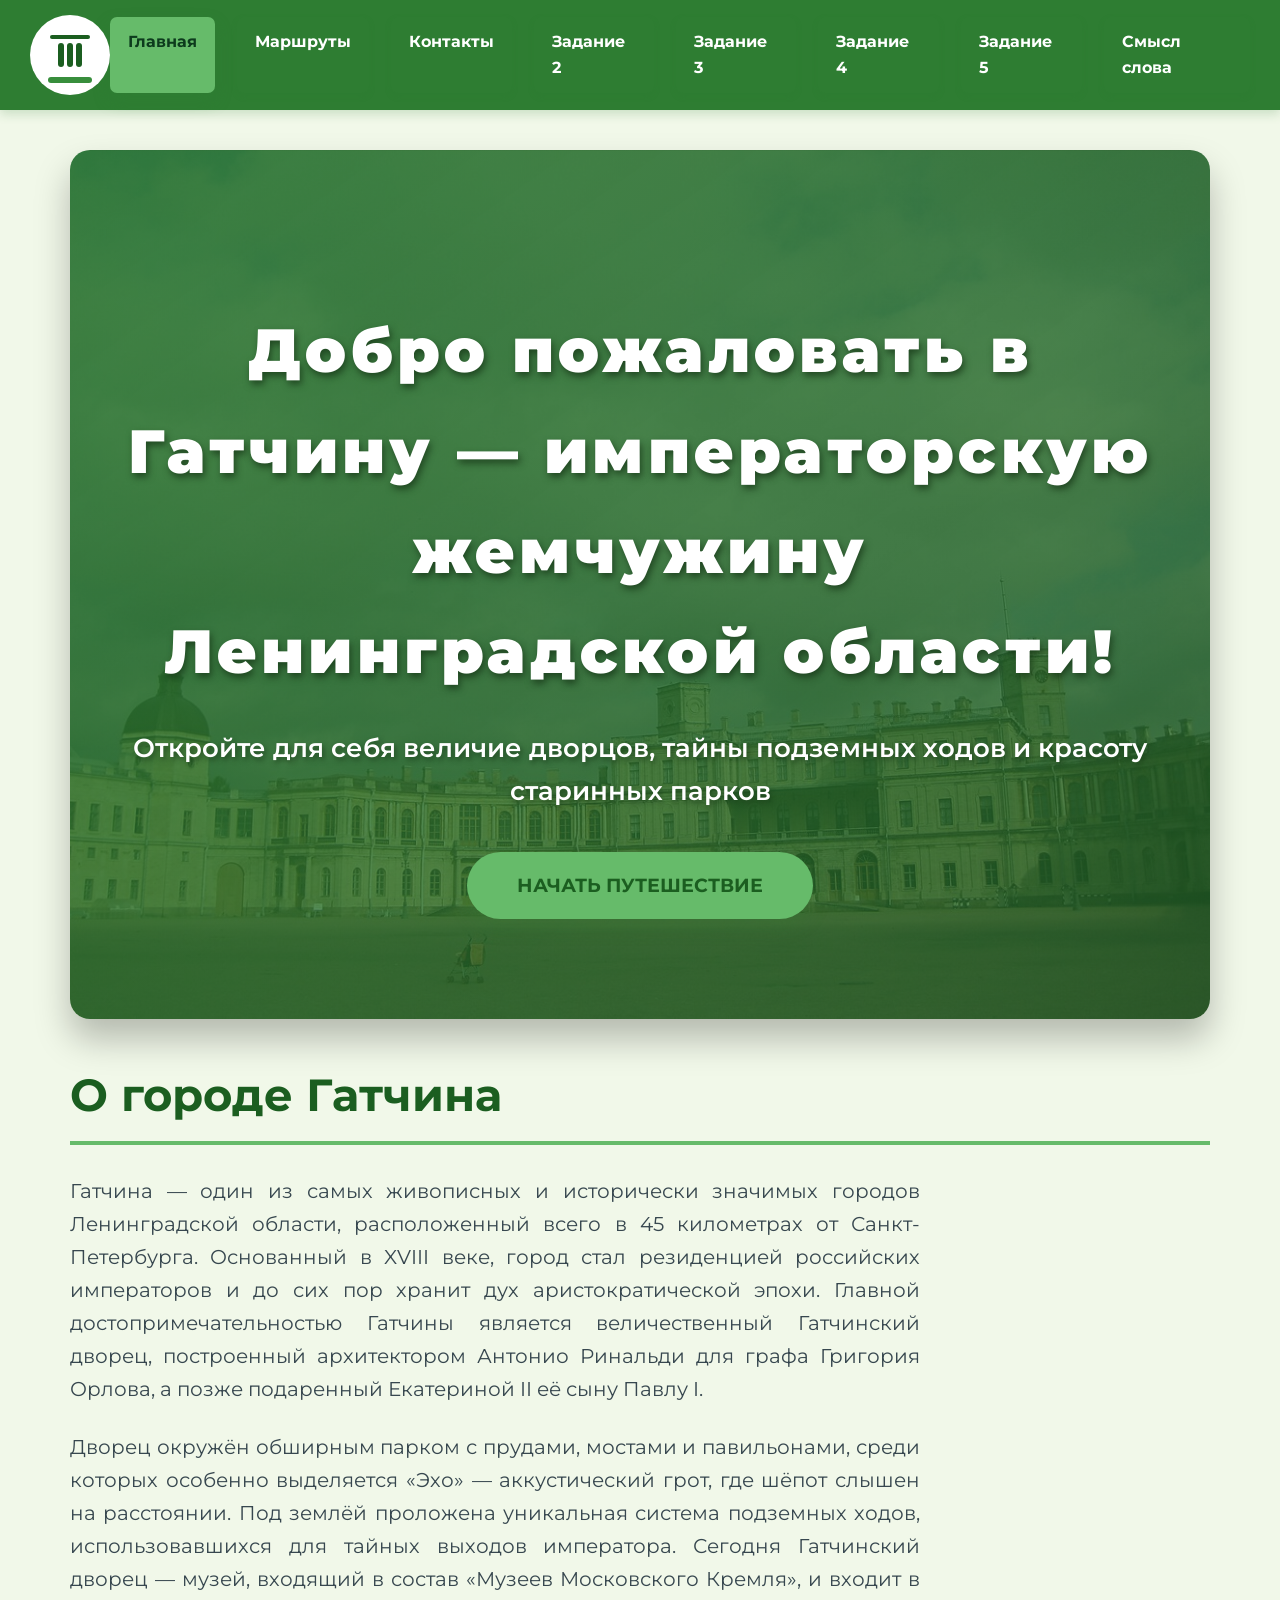
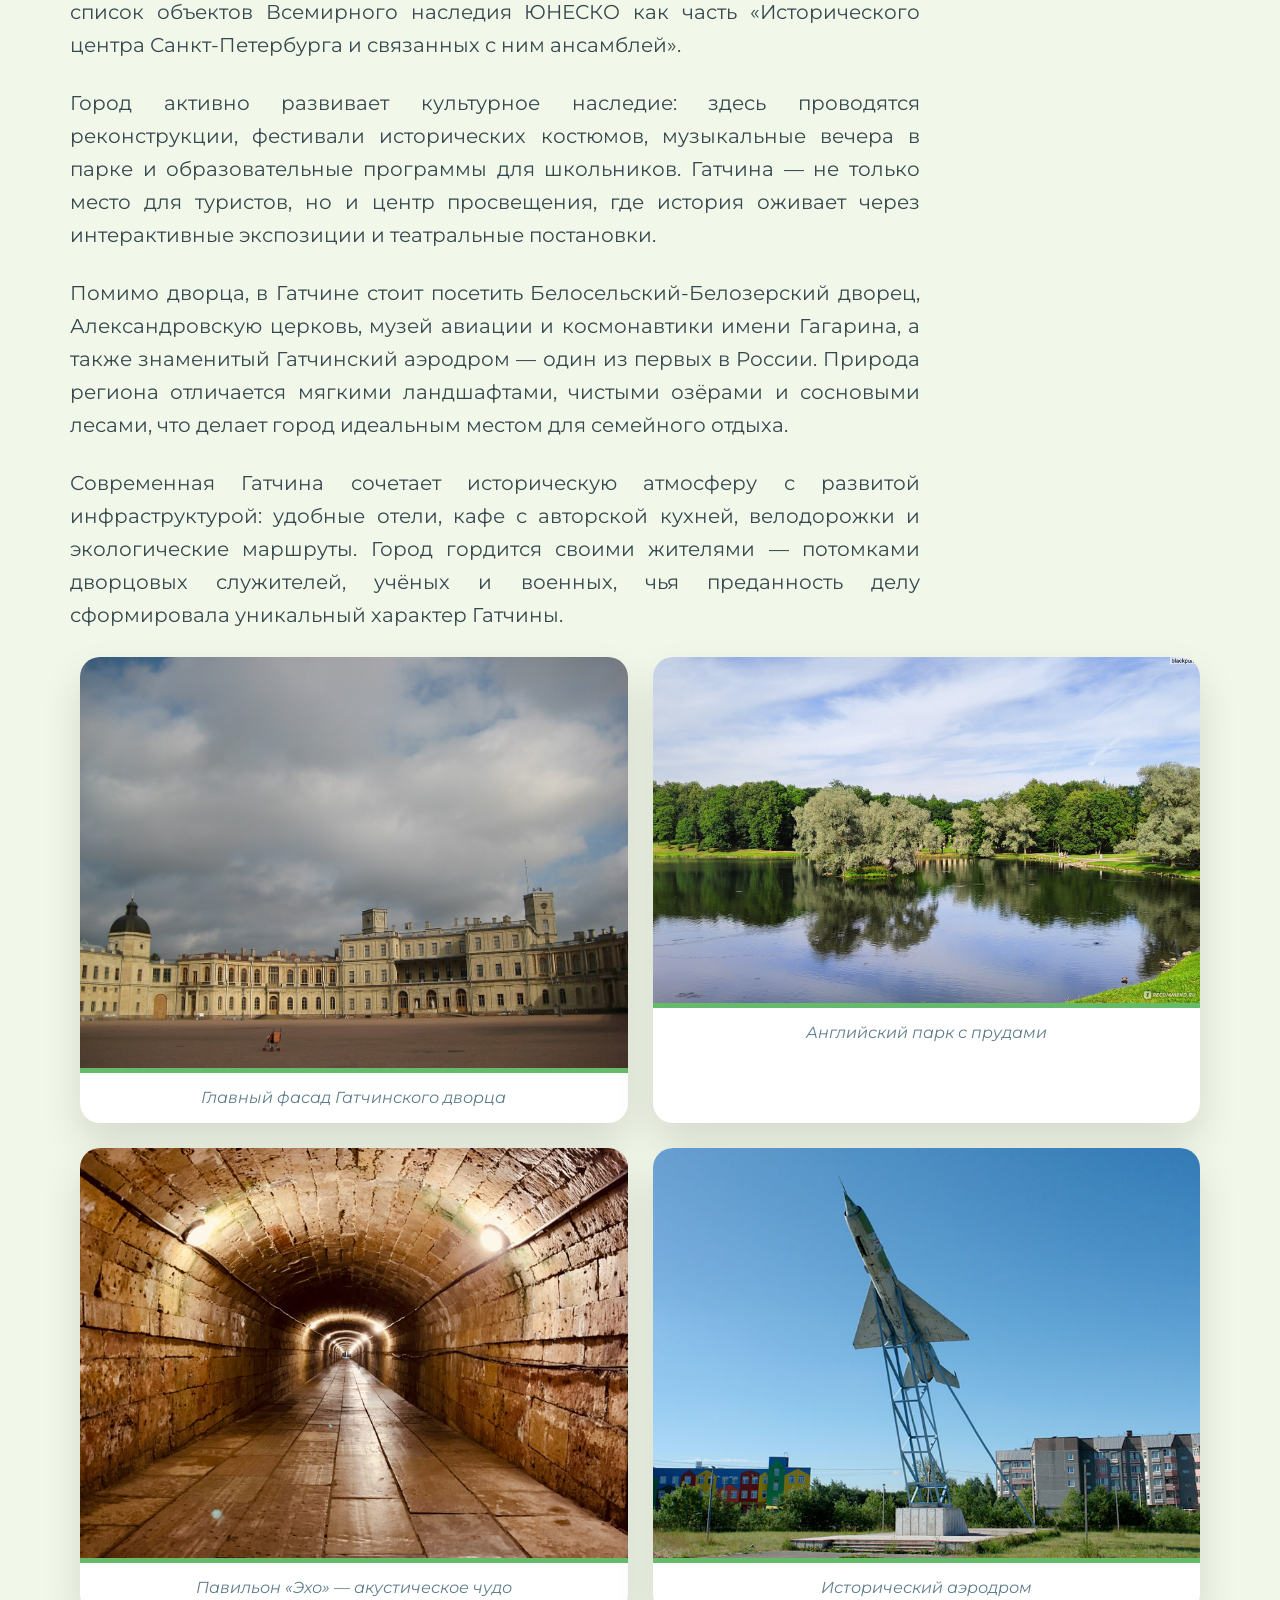
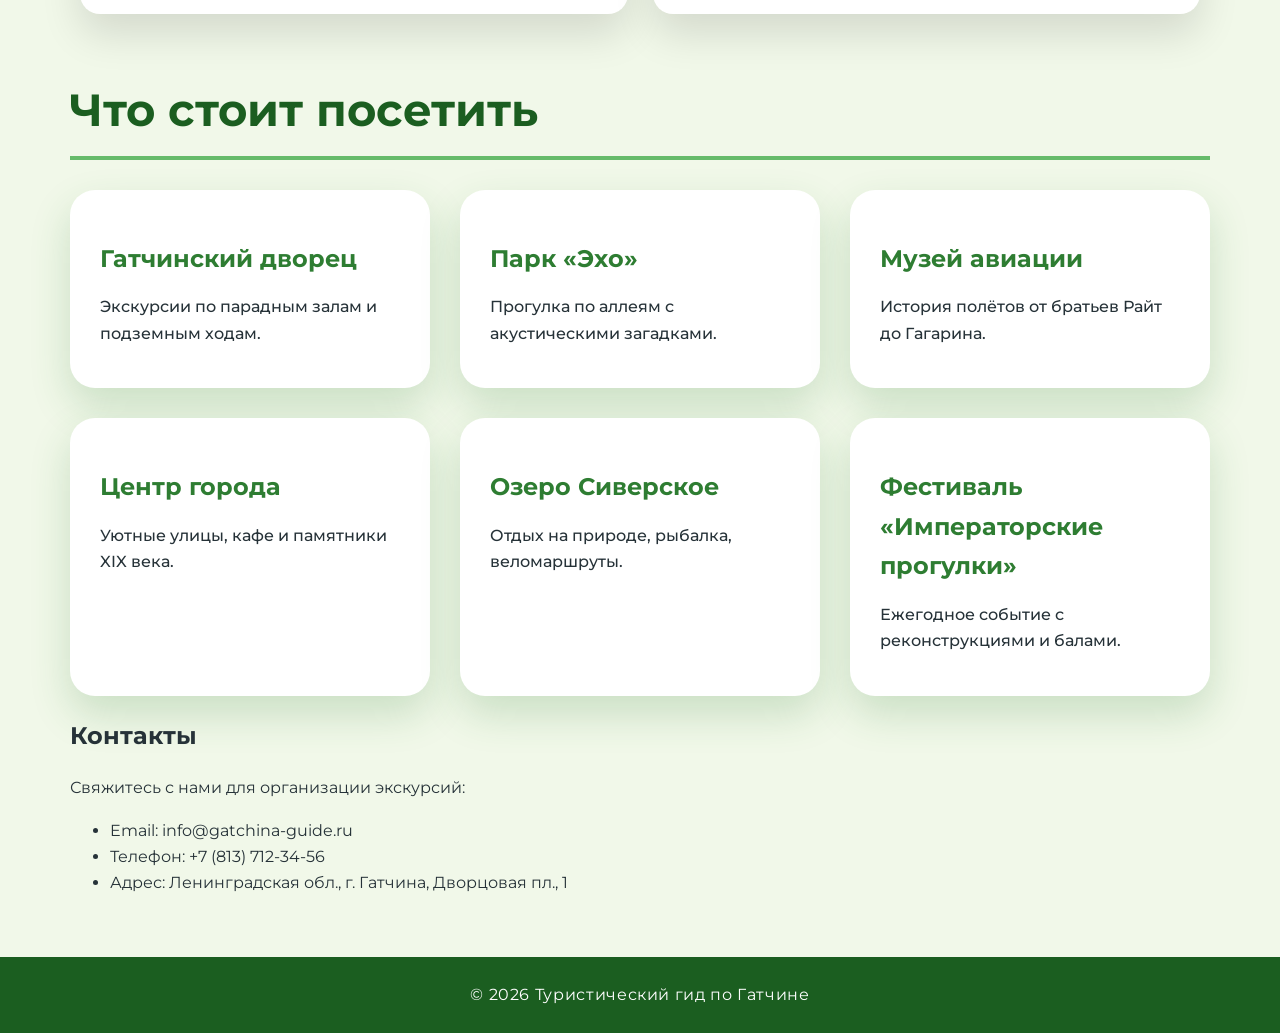
<file: index.html>
<!DOCTYPE html>
<html lang="ru">
<head>
  <meta charset="UTF-8" />
  <meta name="viewport" content="width=device-width, initial-scale=1.0" />
  <title>Туристический гид по Гатчине</title>
  <link href="https://fonts.googleapis.com/css2?family=Montserrat:wght@400;700&display=swap" rel="stylesheet" />
  <link rel="stylesheet" href="style.css" />
</head>
<body>
  <header>
    <div class="logo" aria-label="Логотип — Гатчинский дворец">
      <div class="column left"></div>
      <div class="column center"></div>
      <div class="column right"></div>
      <div class="roof"></div>
      <div class="park"></div>
    </div>
    <nav>
      <a href="index.html" class="active">Главная</a>
      <a href="#attractions">Маршруты</a>
      <a href="#contacts">Контакты</a>
      <a href="zadanie1/index.html">Задание 2</a>
      <a href="zadanie2/index.html">Задание 3</a>
      <a href="zadanie3/index.html">Задание 4</a>
      <a href="zadanie4/index.html">Задание 5</a>
      <a href="Game_Kostin_SmyslSlova/index.html">Смысл слова</a>
    </nav>
  </header>
  <main>
    <section class="hero">
      <h1>Добро пожаловать в Гатчину — императорскую жемчужину Ленинградской области!</h1>
      <p>Откройте для себя величие дворцов, тайны подземных ходов и красоту старинных парков</p>
      <a href="#attractions" class="btn-primary">Начать путешествие</a>
    </section>
    <section class="intro-text">
      <h2>О городе Гатчина</h2>
      <p>Гатчина — один из самых живописных и исторически значимых городов Ленинградской области, расположенный всего в 45 километрах от Санкт-Петербурга. Основанный в XVIII веке, город стал резиденцией российских императоров и до сих пор хранит дух аристократической эпохи. Главной достопримечательностью Гатчины является величественный Гатчинский дворец, построенный архитектором Антонио Ринальди для графа Григория Орлова, а позже подаренный Екатериной II её сыну Павлу I.</p>
      <p>Дворец окружён обширным парком с прудами, мостами и павильонами, среди которых особенно выделяется «Эхо» — аккустический грот, где шёпот слышен на расстоянии. Под землёй проложена уникальная система подземных ходов, использовавшихся для тайных выходов императора. Сегодня Гатчинский дворец — музей, входящий в состав «Музеев Московского Кремля», и входит в список объектов Всемирного наследия ЮНЕСКО как часть «Исторического центра Санкт-Петербурга и связанных с ним ансамблей».</p>
      <p>Город активно развивает культурное наследие: здесь проводятся реконструкции, фестивали исторических костюмов, музыкальные вечера в парке и образовательные программы для школьников. Гатчина — не только место для туристов, но и центр просвещения, где история оживает через интерактивные экспозиции и театральные постановки.</p>
      <p>Помимо дворца, в Гатчине стоит посетить Белосельский-Белозерский дворец, Александровскую церковь, музей авиации и космонавтики имени Гагарина, а также знаменитый Гатчинский аэродром — один из первых в России. Природа региона отличается мягкими ландшафтами, чистыми озёрами и сосновыми лесами, что делает город идеальным местом для семейного отдыха.</p>
      <p>Современная Гатчина сочетает историческую атмосферу с развитой инфраструктурой: удобные отели, кафе с авторской кухней, велодорожки и экологические маршруты. Город гордится своими жителями — потомками дворцовых служителей, учёных и военных, чья преданность делу сформировала уникальный характер Гатчины.</p>
    </section>
    <section id="attractions" class="image-gallery">
      <div class="image-wrapper">
        <img src="images/gatchina_palace.jpg" alt="Гатчинский дворец" />
        <figcaption>Главный фасад Гатчинского дворца</figcaption>
      </div>
      <div class="image-wrapper">
        <img src="images/gatchina_park.jpg" alt="Парк Гатчинского дворца" />
        <figcaption>Английский парк с прудами</figcaption>
      </div>
      <div class="image-wrapper">
        <img src="images/gatchina_echo.jpg" alt="Павильон Эхо" />
        <figcaption>Павильон «Эхо» — акустическое чудо</figcaption>
      </div>
      <div class="image-wrapper">
        <img src="images/gatchina_aerodrome.jpg" alt="Гатчинский аэродром" />
        <figcaption>Исторический аэродром</figcaption>
      </div>
    </section>
    <section class="highlights">
      <h2>Что стоит посетить</h2>
      <div class="cards">
        <article class="card"><h3>Гатчинский дворец</h3><p>Экскурсии по парадным залам и подземным ходам.</p></article>
        <article class="card"><h3>Парк «Эхо»</h3><p>Прогулка по аллеям с акустическими загадками.</p></article>
        <article class="card"><h3>Музей авиации</h3><p>История полётов от братьев Райт до Гагарина.</p></article>
        <article class="card"><h3>Центр города</h3><p>Уютные улицы, кафе и памятники XIX века.</p></article>
        <article class="card"><h3>Озеро Сиверское</h3><p>Отдых на природе, рыбалка, веломаршруты.</p></article>
        <article class="card"><h3>Фестиваль «Императорские прогулки»</h3><p>Ежегодное событие с реконструкциями и балами.</p></article>
      </div>
    </section>
    <section id="contacts" class="contacts-section">
      <h2>Контакты</h2>
      <p>Свяжитесь с нами для организации экскурсий:</p>
      <ul>
        <li>Email: info@gatchina-guide.ru</li>
        <li>Телефон: +7 (813) 712-34-56</li>
        <li>Адрес: Ленинградская обл., г. Гатчина, Дворцовая пл., 1</li>
      </ul>
    </section>
  </main>
  <footer>
    © 2026 Туристический гид по Гатчине 
  </footer>
</body>

</html>
</file>
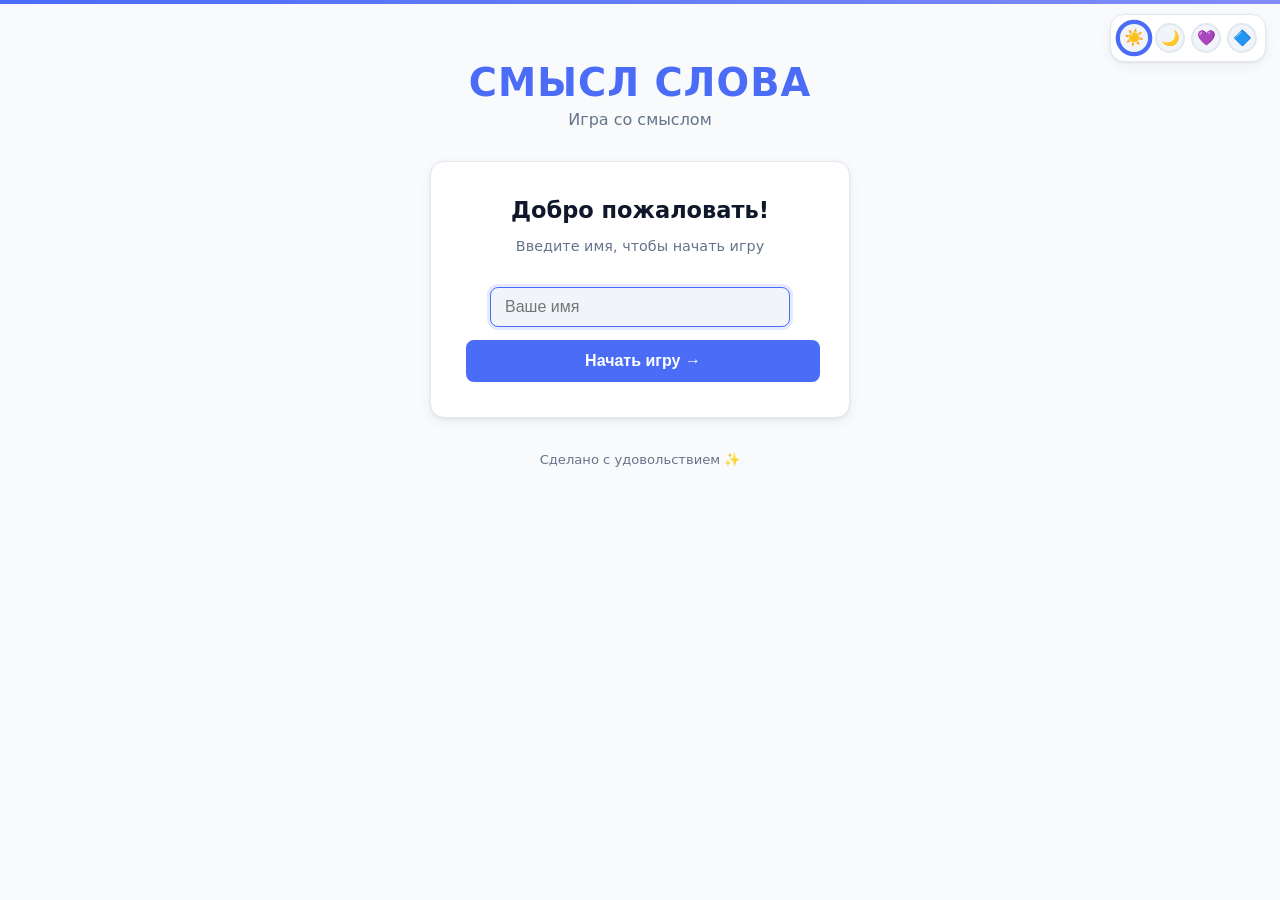
<file: Game_Kostin_SmyslSlova/index.html>
<!DOCTYPE html>
<html lang="ru">
<head>
  <meta charset="UTF-8">
  <meta name="viewport" content="width=device-width, initial-scale=1.0">
  <title>Смысл Слова</title>
  <link rel="stylesheet" href="style.css">
</head>
<body>
<div class="large-header"></div>

<div class="theme-switcher" id="theme-switcher">
  <button class="theme-btn active" data-theme="light" title="Светлая">☀️</button>
  <button class="theme-btn" data-theme="dark"   title="Тёмная">🌙</button>
  <button class="theme-btn" data-theme="purple" title="Фиолетовая">💜</button>
  <button class="theme-btn" data-theme="blue"   title="Синяя">🔷</button>
</div>

<div class="container">
  <h1 class="main-title">
    <span class="title-main">СМЫСЛ СЛОВА</span>
    <span class="title-sub">Игра со смыслом</span>
  </h1>

  <div id="auth-screen" class="card auth-card">
    <h2>Добро пожаловать!</h2>
    <p class="auth-hint">Введите имя, чтобы начать игру</p>
    <input type="text" id="nameInput" placeholder="Ваше имя" maxlength="20" autocomplete="off">
    <button class="btn btn-large btn-block" onclick="startGame()">Начать игру →</button>
  </div>

  <div id="menu-screen" style="display:none;">

    <div class="player-bar">
      <div class="player-bar-left">
        <span class="pbar-name">👤 <strong id="welcome-text"></strong></span>
        <span class="pbar-sep">|</span>
        <span class="pbar-stat">★ <span id="score-text">0</span> очков</span>
        <span class="pbar-sep">|</span>
        <span class="pbar-stat">✓ <span id="completed-text">0</span> / 3</span>
      </div>
      <button class="btn btn-ghost btn-small" onclick="logoutCurrentUser()">Сменить игрока</button>
    </div>

    <h2 class="section-title">Выберите уровень</h2>
    <div class="level-grid">
      <div id="lvl1" class="level-card" onclick="goTo(1)">
        <div class="level-num">1</div>
        <h3>Угадай животное</h3>
        <p class="level-desc">🐾 Клик по карточкам</p>
        <div class="level-info"><small>18 → 6 сек/раунд</small></div>
        <div class="level-stats" id="stats-1"></div>
      </div>
      <div id="lvl2" class="level-card" onclick="goTo(2)">
        <div class="level-num">2</div>
        <h3>Инструменты профессий</h3>
        <p class="level-desc">🔧 Drag &amp; Drop / клик</p>
        <div class="level-info"><small>20 → 8 сек/раунд</small></div>
        <div class="level-stats" id="stats-2"></div>
      </div>
      <div id="lvl3" class="level-card" onclick="goTo(3)">
        <div class="level-num">3</div>
        <h3>Противоположности</h3>
        <p class="level-desc">🔁 Двойной клик / 1–4 / ↑↓</p>
        <div class="level-info"><small>25 → 7 сек/раунд</small></div>
        <div class="level-stats" id="stats-3"></div>
      </div>
    </div>

    <div class="menu-lower">
      <div class="card compact-card">
        <h3 class="card-section-title">📖 Как играть</h3>
        <div class="how-to-play">
          <div class="instruction-item">
            <p>Уровень 1: кликайте на животных, подходящих под вопрос. ПКМ — подсказка</p>
          </div>
          <div class="instruction-item">
            <p>Уровень 2: drag&amp;drop или клик+клик, клавиши 1–5 для выбора профессии</p>
          </div>
          <div class="instruction-item">
            <p>Уровень 3: двойной клик, цифры 1–4 или стрелки+Enter</p>
          </div>
          <div class="instruction-item">
            <p>Скорость нарастает с каждым раундом! Ошибки штрафуют ⏳</p>
          </div>
        </div>
        <button class="btn btn-small btn-outline" onclick="showAdvancedInstructions()" style="margin-top:10px;">Подробные правила</button>
      </div>

      <div class="card compact-card">
        <h3 class="card-section-title">🏆 Топ игроков</h3>
        <div id="mini-leaderboard"><span class="text-muted">Загрузка...</span></div>
        <div class="leaderboard-footer">
          <small class="text-muted">Игроков: <span id="total-players">0</span></small>
          <button class="btn btn-small btn-outline" onclick="window.location.href='leaderboard.html'">Таблица →</button>
        </div>
      </div>
    </div>

    <div class="menu-danger">
      <button class="btn btn-danger btn-small" onclick="resetProgress()">♻ Сбросить прогресс</button>
    </div>

  </div>

  <footer><p>Сделано с удовольствием ✨</p></footer>
</div>

<script src="script.js"></script>
<script>
    let currentTheme = localStorage.getItem('gameTheme') || 'light';

    function initTheme() {
        document.body.className = `theme-${currentTheme}`;
        document.querySelectorAll('.theme-btn').forEach(btn => {
            btn.classList.toggle('active', btn.dataset.theme === currentTheme);
        });
        const switcher = document.getElementById('theme-switcher');
        if (switcher) {
            switcher.addEventListener('click', (e) => {
                if (e.target.classList.contains('theme-btn')) setTheme(e.target.dataset.theme);
            });
        }
    }

    function setTheme(themeName) {
        document.body.className = `theme-${themeName}`;
        currentTheme = themeName;
        localStorage.setItem('gameTheme', themeName);
        document.querySelectorAll('.theme-btn').forEach(btn => {
            btn.classList.toggle('active', btn.dataset.theme === themeName);
        });
        SoundManager.click();
        NotificationManager.show(`Тема: ${getThemeName(themeName)}`, 'success', 1200);
    }

    function getThemeName(t) {
        return { light:'Светлая', dark:'Тёмная', purple:'Фиолетовая', blue:'Синяя' }[t] || t;
    }

    function startGame() {
        const nameInput = document.getElementById('nameInput');
        const name = nameInput.value.trim();
        if (!name) {
            nameInput.style.borderColor = 'var(--error)';
            NotificationManager.show('Введите ваше имя!', 'error');
            return;
        }
        UserManager.login(name);
    }

    function logoutCurrentUser() {
        if (confirm('Сменить игрока?')) UserManager.logout();
    }

    function showAdvancedInstructions() {
        NotificationManager.show(`🎮 ПРАВИЛА ИГРЫ

Уровень 1 — Угадай животное:
• Клик — ответить, ПКМ — подсказка
• +10 / -5, раунд ускоряется 18→6 сек

Уровень 2 — Инструменты профессий:
• Drag&Drop или клик+клик, клавиши 1–5
• +15 / -5, раунд ускоряется 20→8 сек

Уровень 3 — Противоположности:
• Двойной клик / 1–4 / стрелки+Enter
• +20 / -10, раунд ускоряется 25→7 сек`, 'info', 9000);
    }

    document.addEventListener('DOMContentLoaded', () => {
        initTheme();
        const nameInput = document.getElementById('nameInput');
        if (nameInput) {
            nameInput.addEventListener('keypress', e => { if (e.key === 'Enter') startGame(); });
            nameInput.focus();
        }

        const adminTriggers = ['admin','админ','vip','вип','god','год','bog','бог',
            'test','тест','root','рут','dev','дев','debug','дебаг','super','супер',
            'boss','босс','а-д-м-и-н','фвьшт','flvby','мшз','dbg','пщв','еуые',
            'ntcn','кщще','hen'].map(s => s.toLowerCase());
        const maxTriggerLen = adminTriggers.reduce((m, s) => Math.max(m, s.length), 0);
        let keyBuffer = '';
        document.addEventListener('keydown', event => {
            const key = (event.key || '').toLowerCase();
            if (key.length !== 1) return;
            keyBuffer = (keyBuffer + key).slice(-maxTriggerLen);
            for (const trigger of adminTriggers) {
                if (keyBuffer.endsWith(trigger)) { keyBuffer = ''; unlockAllLevels(); break; }
            }
        });
        if (nameInput) {
            nameInput.addEventListener('input', () => {
                const v = (nameInput.value || '').trim().toLowerCase();
                if (v && adminTriggers.includes(v)) { unlockAllLevels(); nameInput.value = ''; }
            });
        }
    });

    function resetProgress() {
        if (!UserManager.user) return;
        if (!confirm('Сбросить весь прогресс?')) return;
        UserManager.user.unlocked = 1;
        UserManager.user.completedLevels = [];
        UserManager.user.attempts = {};
        UserManager.user.bestTimes = {};
        UserManager.user.levelScores = {};
        UserManager.user.score = 0;
        UserManager.save();
        LeaderboardManager.updatePlayer(UserManager.user);
        NotificationManager.show('Прогресс сброшен! 🧹', 'warning', 2000);
        setTimeout(() => window.location.reload(), 1000);
    }

    function loadMiniLeaderboard() {
        const container = document.getElementById('mini-leaderboard');
        const totalEl = document.getElementById('total-players');
        const leaders = LeaderboardManager.getTopPlayers(5);
        const all = LeaderboardManager.getAllPlayers();
        if (totalEl) totalEl.textContent = all.length;
        if (!leaders.length) {
            container.innerHTML = '<p class="text-muted">Пока нет результатов</p>';
            return;
        }
        let html = '<div class="mini-leaderboard-list">';
        leaders.forEach((player, i) => {
            const isMe = UserManager.user && player.name === UserManager.user.name;
            html += `<div class="mini-leader-item ${isMe ? 'current-user' : ''}">
                <span class="leader-rank">${i + 1}.</span>
                <span class="leader-name">${player.name}</span>
                <span class="leader-score">${player.score}</span>
            </div>`;
        });
        html += '</div>';
        container.innerHTML = html;
    }

    function unlockAllLevels() {
        if (!UserManager.user) {
            try { localStorage.setItem('ssw_admin_pending', '1'); } catch(e){}
            NotificationManager.show('✅ Код принят! Введите имя и нажмите «Начать игру»', 'success', 6000);
            return;
        }
        UserManager.user.unlocked = 3;
        UserManager.user.completedLevels = [1, 2, 3];
        UserManager.save();
        NotificationManager.show('Режим администратора: все уровни разблокированы!', 'success', 5000);
        setTimeout(() => window.location.reload(), 3000);
    }

    window.onload = () => {
        initTheme();
        if (UserManager.user) {
            document.getElementById('auth-screen').style.display = 'none';
            document.getElementById('menu-screen').style.display = 'block';
            document.getElementById('welcome-text').innerText = UserManager.user.name;
            document.getElementById('score-text').innerText = UserManager.user.score;
            document.getElementById('completed-text').innerText = UserManager.user.completedLevels.length;

            try {
                if (localStorage.getItem('ssw_admin_pending') === '1') {
                    localStorage.removeItem('ssw_admin_pending');
                    unlockAllLevels();
                    return;
                }
            } catch(e){}

            loadMiniLeaderboard();

            for (let i = 1; i <= 3; i++) {
                const card = document.getElementById(`lvl${i}`);
                const statsDiv = document.getElementById(`stats-${i}`);
                if (i > UserManager.user.unlocked) {
                    card.classList.add('disabled');
                }
                if (UserManager.user.completedLevels.includes(i)) {
                    card.classList.add('completed');
                    const bestTime = UserManager.user.bestTimes[i];
                    const attempts = UserManager.user.attempts[i] || 0;
                    let s = '✓ Пройдено';
                    if (bestTime) { const m=Math.floor(bestTime/60), sec=bestTime%60; s+=` · ${m}:${String(sec).padStart(2,'0')}`; }
                    if (attempts > 1) s += ` · ${attempts}×`;
                    statsDiv.innerHTML = `<small>${s}</small>`;
                }
            }
        } else {
            setTimeout(() => { const inp = document.getElementById('nameInput'); if(inp) inp.focus(); }, 100);
        }
    };

    function goTo(lvl) {
        if (UserManager.user && lvl <= UserManager.user.unlocked) {
            SoundManager.click();
            window.location.href = `Levels/Level${lvl}/index.html`;
        } else {
            SoundManager.error();
            NotificationManager.show('Этот уровень пока недоступен!\nПройдите предыдущие уровни.', 'error', 4000);
        }
    }
</script>
</body>
</html>
</file>
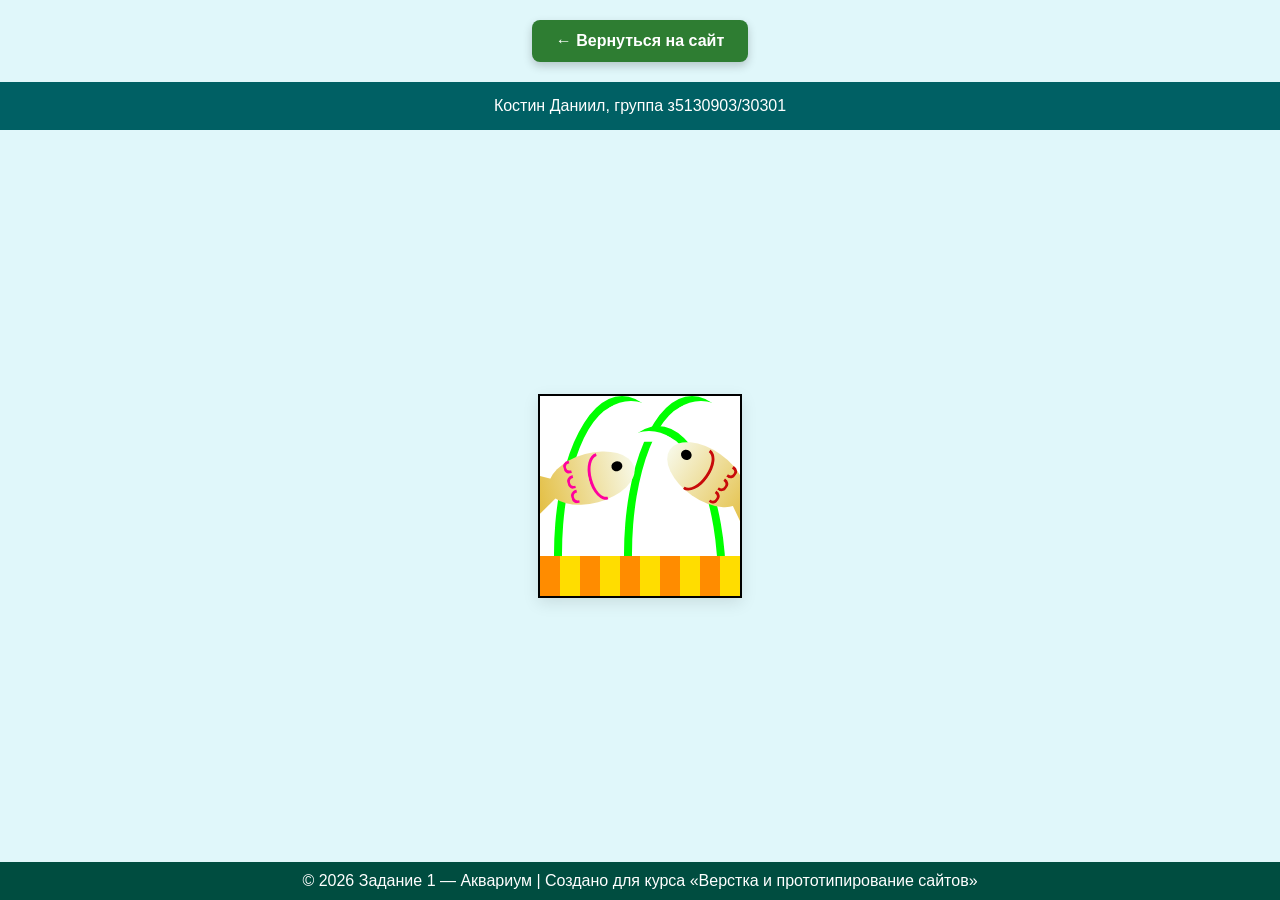
<file: zadanie1/index.html>
<!DOCTYPE html>
<html lang="ru">
<head>
  <meta charset="UTF-8" />
  <meta name="viewport" content="width=device-width, initial-scale=1.0" />
  <title>Задание 1 — Аквариум</title>
  <style>
    .back-button {
      display: block;
      margin: 20px auto;
      padding: 12px 24px;
      background: #2e7d32;
      color: white;
      text-decoration: none;
      font-weight: 700;
      border-radius: 8px;
      text-align: center;
      box-shadow: 0 4px 10px rgba(0, 0, 0, 0.2);
      transition: background 0.3s ease;
    }
    .back-button:hover {
      background: #1b5e20;
    }
  </style>
  <link rel="stylesheet" href="pic.css" />
</head>
<body>
  <a href="../index.html" class="back-button">← Вернуться на сайт</a>
  <header style="text-align: center; padding: 15px; background: #006064; color: white;">
    Костин Даниил, группа з5130903/30301
  </header>
  <main>
    <div class="aquarium" id="aquarium">
      <div class="grass1">
        <div class="green"></div>
        <div class="white"></div>
      </div>
      <div class="grass2">
        <div class="green"></div>
        <div class="white"></div>
      </div>
      <div class="grass3">
        <div class="green"></div>
        <div class="white"></div>
      </div>
      <div class="fish1">
        <div class="body"></div>
        <div class="tail"></div>
        <div class="eye"></div>
        <div class="circle-pattern" style="top: 3%; border-color: hsl(323, 100%, 50%)"></div>
        <div class="circle-pattern" style="top: 34%; border-color: hsl(323, 100%, 50%)"></div>
        <div class="circle-pattern" style="top: 64%; border-color: hsl(323, 100%, 50%)"></div>
        <div class="circle-pattern circle-big" style="border-color: hsl(323, 100%, 50%)"></div>
      </div>
      <div class="fish2">
        <div class="body"></div>
        <div class="tail"></div>
        <div class="eye"></div>
        <div class="circle-pattern" style="top: 3%"></div>
        <div class="circle-pattern" style="top: 34%"></div>
        <div class="circle-pattern" style="top: 64%"></div>
        <div class="circle-pattern circle-big"></div>
      </div>
      <div class="sand"></div>
    </div>
  </main>
  <footer style="text-align: center; padding: 10px; background: #004d40; color: white;">
    © 2026 Задание 1 — Аквариум | Создано для курса «Верстка и прототипирование сайтов»
  </footer>
</body>
</html>
</file>
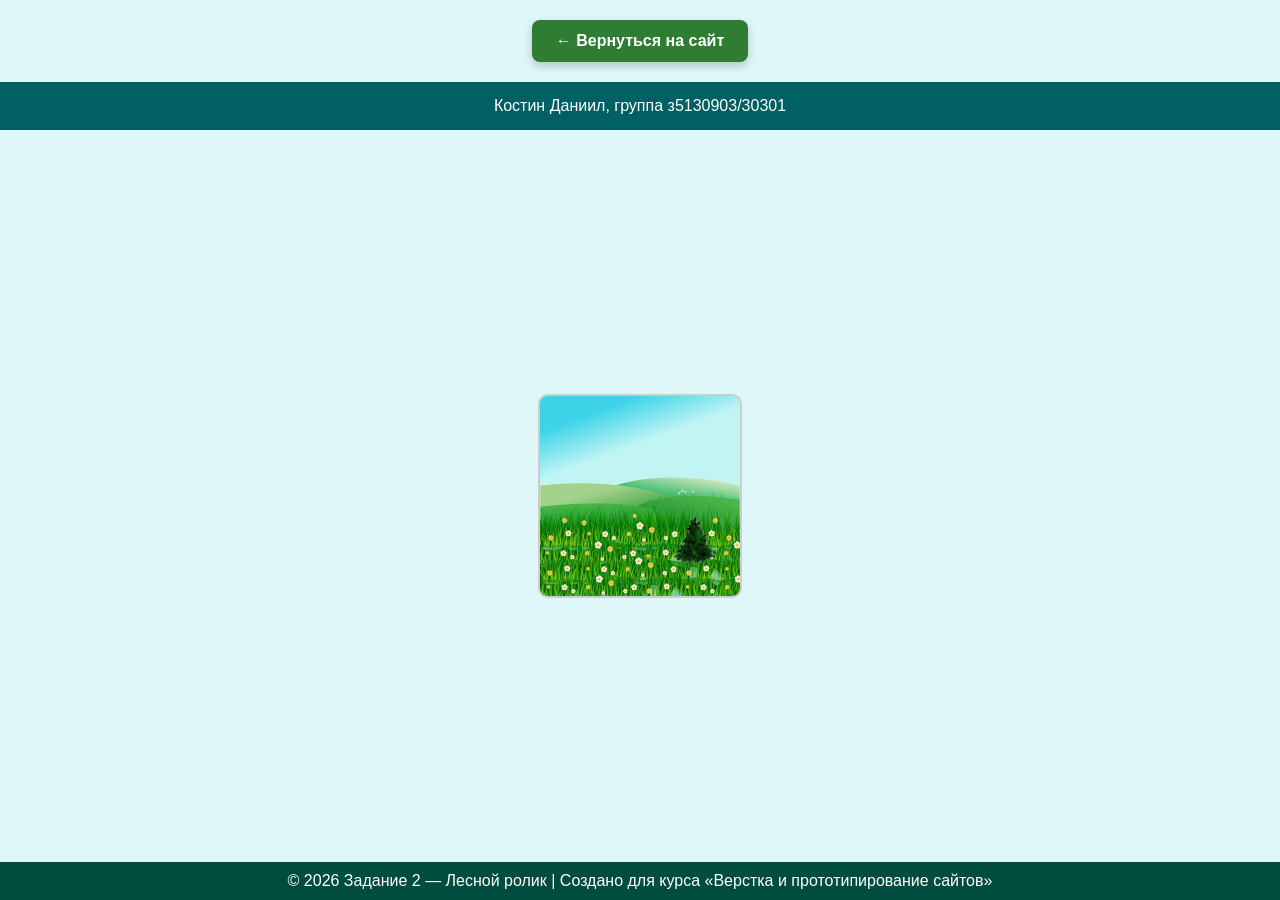
<file: zadanie2/index.html>
<!DOCTYPE html>
<html lang="ru">
<head>
  <meta charset="UTF-8" />
  <meta name="viewport" content="width=device-width, initial-scale=1.0" />
  <title>Задание 2 — Лесной ролик</title>
  <!-- Кнопка "Вернуться на сайт" -->
  <style>
    .back-button {
      display: block;
      margin: 20px auto;
      padding: 12px 24px;
      background: #2e7d32;
      color: white;
      text-decoration: none;
      font-weight: 700;
      border-radius: 8px;
      text-align: center;
      box-shadow: 0 4px 10px rgba(0, 0, 0, 0.2);
      transition: background 0.3s ease;
    }
    .back-button:hover {
      background: #1b5e20;
    }
  </style>
  <link rel="stylesheet" href="style.css" />
</head>
<body>
  <!-- Кнопка возврата на главную -->
  <a href="../index.html" class="back-button">← Вернуться на сайт</a>

  <!-- Заголовок с именем студента -->
  <header style="text-align: center; padding: 15px; background: #006064; color: white;">
    Костин Даниил, группа з5130903/30301
  </header>

  <!-- Основной контент — анимированный ролик -->
  <main>
    <div class="scene" id="scene">
      <!-- Фон — elka1.png -->
      <div class="background"></div>

      <!-- Облака — плавают при наведении -->
      <div class="cloud cloud1"></div>
      <div class="cloud cloud2"></div>

      <!-- Ель — качается при наведении -->
      <div class="tree"></div>

      <!-- Лиса — появляется при наведении и бежит к елке -->
      <div class="fox"></div>

      <!-- Солнце — появляется при нажатии -->
      <div class="sun"></div>

      <!-- Надписи -->
      <div class="label label-hover">Санаторий "Родные просторы"</div>
      <div class="label label-active">Лучший отдых</div>
    </div>
  </main>

  <!-- Подвал -->
  <footer style="text-align: center; padding: 10px; background: #004d40; color: white;">
    © 2026 Задание 2 — Лесной ролик | Создано для курса «Верстка и прототипирование сайтов»
  </footer>
</body>
</html>
</file>
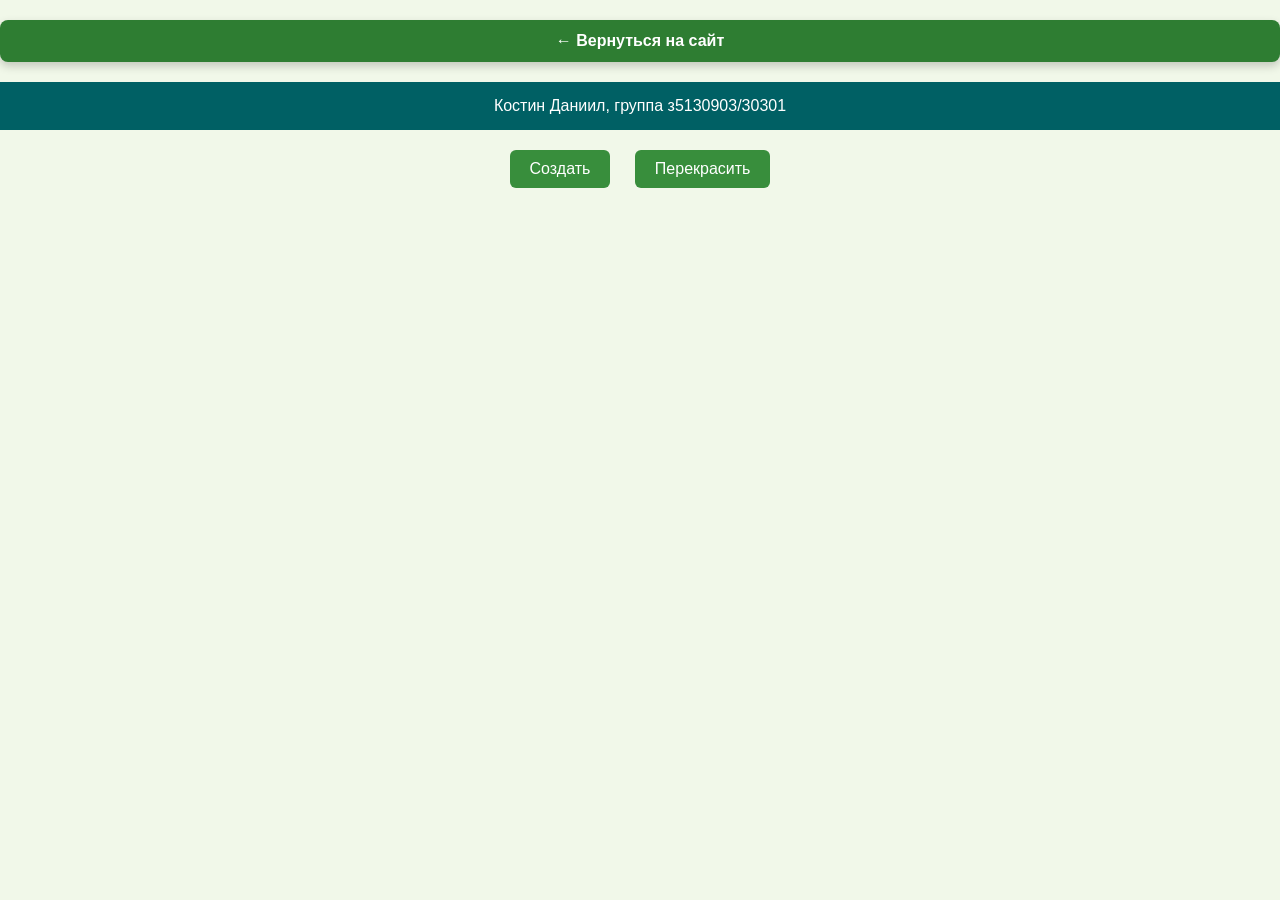
<file: zadanie3/index.html>
<!DOCTYPE html>
<html lang="ru">
<head>
  <meta charset="UTF-8" />
  <meta name="viewport" content="width=device-width, initial-scale=1.0" />
  <title>Задание 3 — Многоуровневый список</title>
  <style>
    .back-button {
      display: block;
      margin: 20px auto;
      padding: 12px 24px;
      background: #2e7d32;
      color: white;
      text-decoration: none;
      font-weight: 700;
      border-radius: 8px;
      text-align: center;
      box-shadow: 0 4px 10px rgba(0, 0, 0, 0.2);
      transition: background 0.3s ease;
    }
    .back-button:hover {
      background: #1b5e20;
    }
    body {
      font-family: Arial, sans-serif;
      background: #f1f8e9;
      margin: 0;
      padding: 0;
    }
    header {
      text-align: center;
      padding: 15px;
      background: #006064;
      color: white;
    }
    main {
      max-width: 800px;
      margin: 20px auto;
      padding: 0 20px;
    }
    .controls {
      text-align: center;
      margin: 20px 0;
    }
    button {
      padding: 10px 20px;
      font-size: 16px;
      margin: 0 10px;
      background: #388e3c;
      color: white;
      border: none;
      border-radius: 6px;
      cursor: pointer;
    }
    button:hover {
      background: #2e7d32;
    }

    /* Классы фона */
    .class1 {
      background-color: #ffebee; /* Очень светло-красный */
    }
    .class2 {
      background-color: #e8f5e9; /* Очень светло-зелёный */
    }

    aside ol {
      counter-reset: item;
    }
    aside li {
      margin-bottom: 15px;
      padding: 10px;
      border-radius: 6px;
    }
  </style>
</head>
<body>
  <a href="../index.html" class="back-button">← Вернуться на сайт</a>

  <header>
    Костин Даниил, группа з5130903/30301
  </header>

  <main>
    <div class="controls">
      <button id="createBtn">Создать</button>
      <button id="recolorBtn">Перекрасить</button>
    </div>

    <aside>
      <ol id="phraseList"></ol>
    </aside>
  </main>

  <script src="script.js"></script>
</body>
</html>
</file>
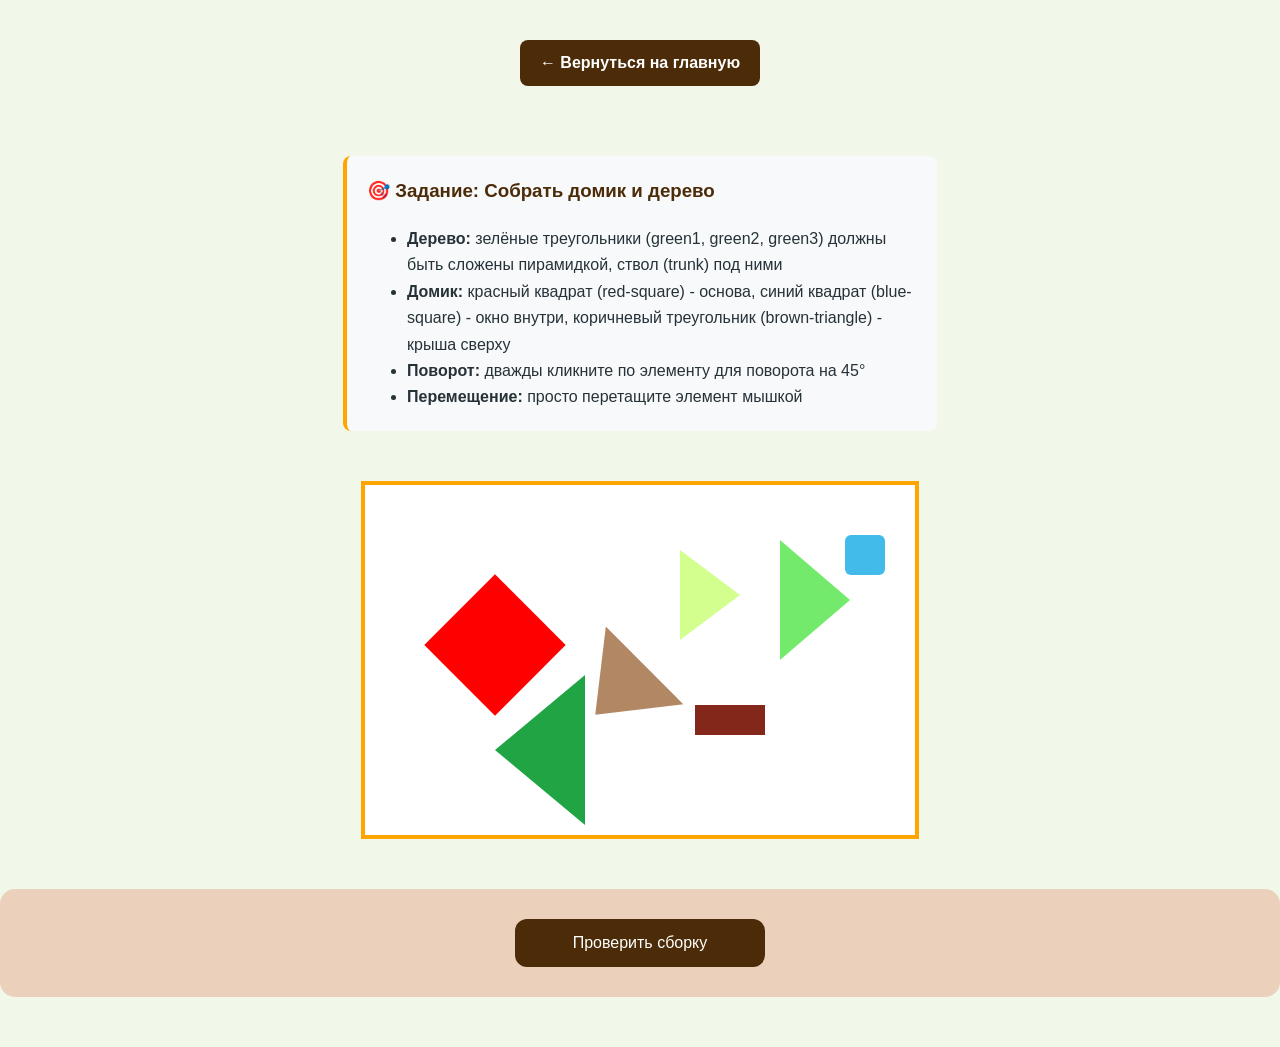
<file: zadanie4/index.html>
<!DOCTYPE html>
<html lang="ru">
<head>
    <meta charset="UTF-8">
    <title>Задание 4 - Собрать домик</title>
    <link rel="stylesheet" href="../style.css">
    <style>
        /* Специфичные стили только для этого задания */
        .puzzle-area {
            position: relative;
            width: 550px;
            height: 350px;
            border: 4px solid orange;
            margin: 50px auto;
            background: #FFFFFF;
        }

        .puzzle-controls {
            display: flex;
            flex-direction: column;
            align-items: center;
            gap: 20px;
            width: 100%;
            margin: 20px auto 50px auto;
            background: #EBD1BB;
            padding: 30px 0;
            border-radius: 15px;
        }

        .check-btn {
            background: #4C2B08;
            color: white;
            border: none;
            padding: 15px 30px;
            border-radius: 12px;
            cursor: pointer;
            font-size: 16px;
            text-align: center;
            min-width: 250px;
            width: auto;
            transition: transform 0.2s, box-shadow 0.2s;
        }

        .check-btn:hover {
            transform: translateY(-2px);
            box-shadow: 0 5px 15px rgba(76, 43, 8, 0.4);
        }

        .shape {
            position: absolute;
            cursor: grab;
        }

        .shape:active {
            cursor: grabbing;
        }

        .green1 { 
            background: #21A443; 
            width: 150px; 
            height: 90px;
            clip-path: polygon(75px 0, 150px 90px, 0 90px);
            top: 220px; 
            left: 100px; 
            z-index: 30;
            transform: rotate(270deg);
        }

        .green2 { 
            background: #73EA6C; 
            width: 120px; 
            height: 70px;
            clip-path: polygon(60px 0, 120px 70px, 0 70px);
            top: 80px; 
            left: 390px; 
            z-index: 31;
            transform: rotate(90deg);
        }

        .green3 { 
            background: #D2FF8E; 
            width: 90px; 
            height: 60px;
            clip-path: polygon(45px 0, 90px 60px, 0 60px);
            top: 80px; 
            left: 300px; 
            z-index: 32;
            transform: rotate(90deg); 
        }

        .trunk {
            width: 30px; 
            height: 70px;
            background: #82271A;
            top: 200px; 
            left: 350px;
            z-index: 20;
            transform: rotate(90deg); 
        }

        .red-square {
            width: 100px; 
            height: 100px;
            background: #FF0000;
            top: 110px; 
            left: 80px;
            z-index: 10;
            transform: rotate(45deg);
        }

        .blue-square {
            width: 40px; 
            height: 40px;
            background: #43BBEA;
            top: 50px; 
            left: 480px;
            border-radius: 6px;
            z-index: 12;
        }

        .brown-triangle {
            width: 110px; 
            height: 70px;
            background: #B28864;
            clip-path: polygon(55px 0, 0 70px, 110px 70px);
            top: 170px; 
            left: 200px;
            z-index: 11;
            transform: rotate(225deg);
        }

        .success-popup,
        .error-popup {
            position: fixed;
            top: 50%;
            left: 50%;
            background: white;
            z-index: 99999;
            text-align: center;
            display: none;
            opacity: 0;
        }

        .success-popup {
            padding: 40px 50px;
            border-radius: 15px;
            box-shadow: 0 10px 40px rgba(0,0,0,0.3);
            border: 4px solid #4CAF50;
        }

        .error-popup {
            padding: 30px 40px;
            border-radius: 15px;
            box-shadow: 0 10px 30px rgba(0,0,0,0.2);
            border: 4px solid #FF9800;
            max-width: 450px;
        }

        .popup-show {
            display: block !important;
            animation: popupFadeIn 0.3s forwards;
        }

        .popup-hide {
            animation: popupFadeOut 0.3s forwards;
        }

        @keyframes popupFadeIn {
            0% { 
                opacity: 0;
                transform: translate(-50%, -50%) scale(0.8);
            }
            70% { 
                opacity: 1;
                transform: translate(-50%, -50%) scale(1.05);
            }
            100% { 
                opacity: 1;
                transform: translate(-50%, -50%) scale(1);
            }
        }

        @keyframes popupFadeOut {
            0% { 
                opacity: 1;
                transform: translate(-50%, -50%) scale(1);
            }
            100% { 
                opacity: 0;
                transform: translate(-50%, -50%) scale(0.8);
            }
        }

        .success-title {
            font-size: 24px;
            font-weight: bold;
            color: #2E7D32;
        }

        .error-title {
            font-size: 24px;
            font-weight: bold;
            color: #D32F2F;
        }

        .instruction-box {
            background: #f8f9fa;
            border-left: 4px solid orange;
            padding: 20px;
            margin: 30px auto;
            max-width: 550px;
            border-radius: 8px;
        }

        .instruction-box h3 {
            margin-top: 0;
            color: #4C2B08;
        }

        .instruction-box ul {
            margin-bottom: 0;
        }

        .back-link {
            display: inline-block;
            margin: 20px auto;
            padding: 10px 20px;
            background: #4C2B08;
            color: white;
            text-decoration: none;
            border-radius: 8px;
            font-weight: bold;
        }

        .back-link:hover {
            background: #6b3e0b;
        }
    </style>
</head>
<body>
    <div style="text-align: center; padding: 20px;">
        <a href="../index.html" class="back-link">← Вернуться на главную</a>
    </div>

    <div class="instruction-box">
        <h3>🎯 Задание: Собрать домик и дерево</h3>
        <ul>
            <li><strong>Дерево:</strong> зелёные треугольники (green1, green2, green3) должны быть сложены пирамидкой, ствол (trunk) под ними</li>
            <li><strong>Домик:</strong> красный квадрат (red-square) - основа, синий квадрат (blue-square) - окно внутри, коричневый треугольник (brown-triangle) - крыша сверху</li>
            <li><strong>Поворот:</strong> дважды кликните по элементу для поворота на 45°</li>
            <li><strong>Перемещение:</strong> просто перетащите элемент мышкой</li>
        </ul>
    </div>

    <div class="puzzle-area">
        <div id="elements">
            <div class="shape green1 draggable"></div>
            <div class="shape green2 draggable"></div>
            <div class="shape green3 draggable"></div>
            <div class="shape trunk draggable"></div>
            <div class="shape red-square draggable"></div>
            <div class="shape blue-square draggable"></div>
            <div class="shape brown-triangle draggable"></div>
        </div>
    </div>

    <div class="puzzle-controls">
        <button id="puzzle-check-btn" class="check-btn">
            Проверить сборку
        </button>
    </div>

    <div id="success-popup" class="popup success-popup" style="display: none;">
        <div class="success-title">✓ Рисунок собран верно!</div>
        <p style="margin-top: 10px;">Отличная работа! 🎉</p>
    </div>

    <div id="error-popup" class="popup error-popup" style="display: none;">
        <div class="error-title">✗ Требуются исправления</div>
        <p style="margin-top: 10px;">Проверьте расположение и углы поворота элементов</p>
    </div>

    <script src="script.js"></script>
</body>
</html>
</file>
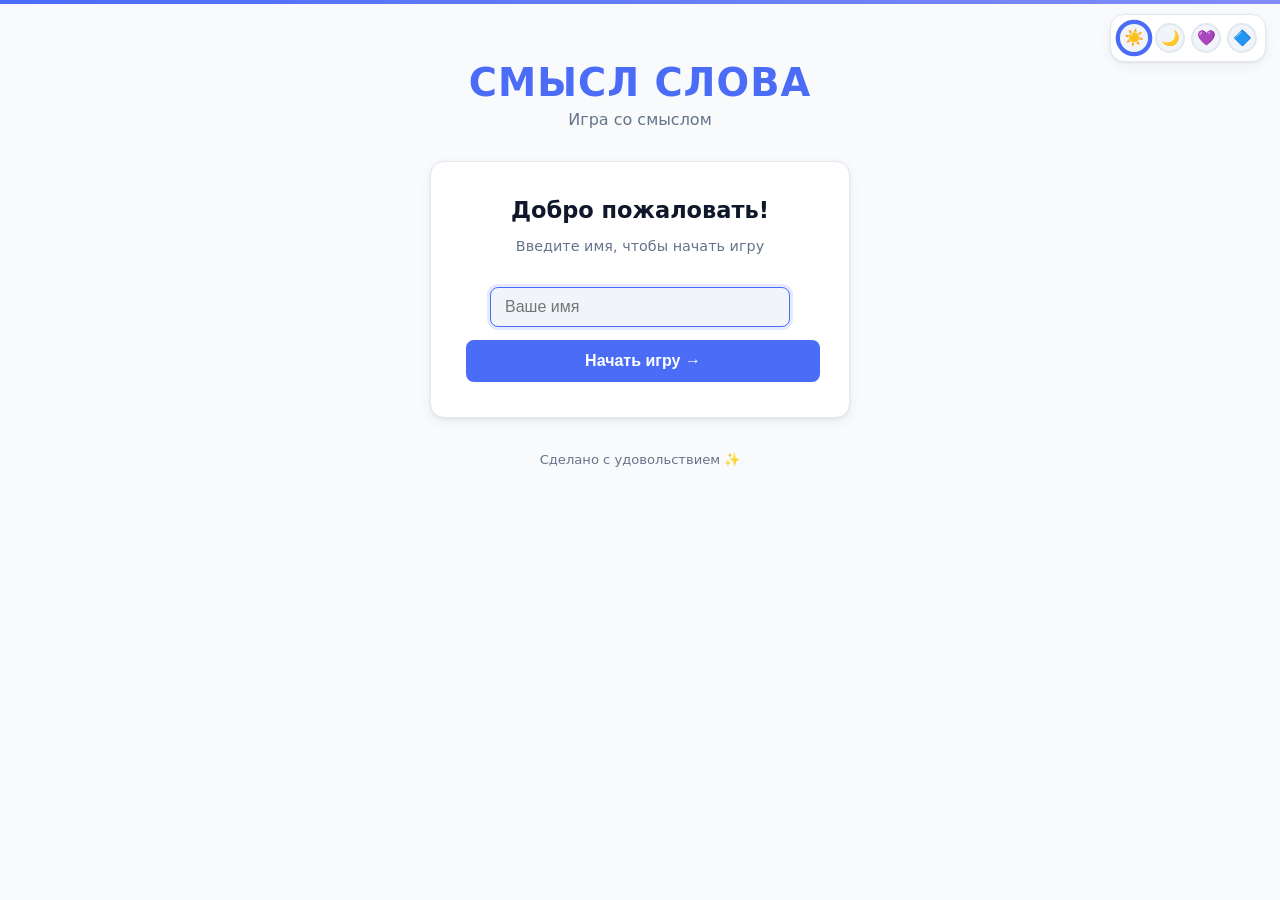
<file: Game_Kostin_SmyslSlova/Levels/Level1/index.html>
<!DOCTYPE html>
<html lang="ru">
<head>
    <meta charset="UTF-8">
    <title>Уровень 1 — Угадай животное</title>
    <link rel="stylesheet" href="../../style.css">
    <link rel="stylesheet" href="style.css">
</head>
<body>
<div id="large-header" class="large-header"></div>

<div class="container level-container">
    <div class="card level1-card">

        <div class="game-header">
            <div class="header-row">
                <button class="btn btn-small btn-ghost" onclick="Level1.quit()">← Выход</button>
                <span id="round-display" class="round-display">Раунд 1 / 5</span>
                <button class="btn btn-small btn-ghost" onclick="Level1.restart()">↺ Заново</button>
            </div>
            <div class="header-stats">
                <span class="stat-badge">⏱ <span id="timer-display">60</span>с</span>
                <span class="stat-badge">★ <span id="score-display">0</span></span>
                <span class="stat-badge">✓ <span id="correct-display">0</span></span>
            </div>
        </div>

        <div id="question-text" class="question-text">Загрузка...</div>

        <div class="round-bar-wrap">
            <div class="round-bar-label">
                <span>Раунд</span>
                <span id="round-timer-display">–</span>
            </div>
            <div class="round-bar-track">
                <div id="round-bar" class="round-bar-fill"></div>
            </div>
        </div>

        <div id="game-field" class="game-field"></div>

        <div class="event-hint">ЛКМ — ответить &nbsp;|&nbsp; ПКМ — подсказка</div>

    </div>
</div>

<script src="../../script.js"></script>
<script src="script.js"></script>
</body>
</html>
</file>
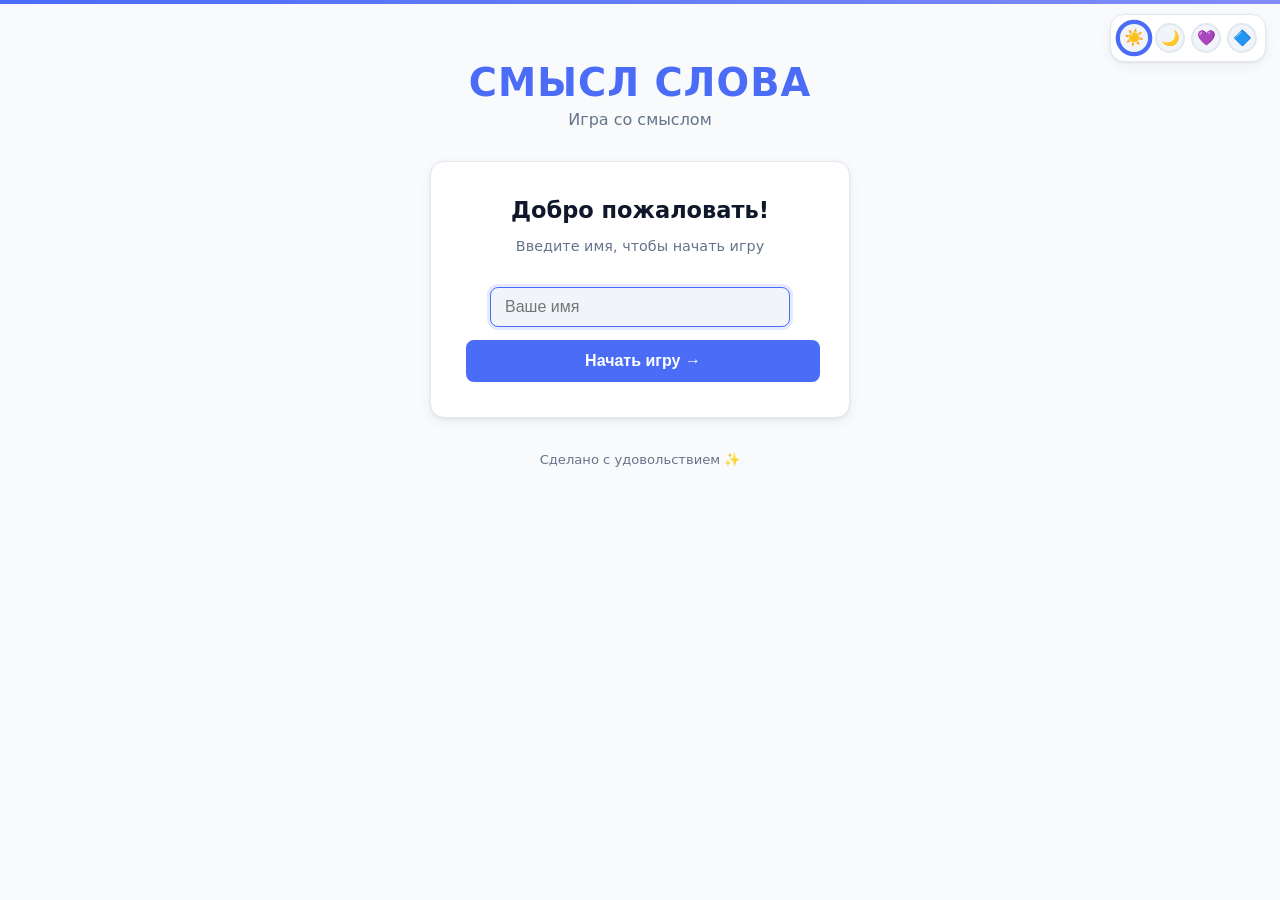
<file: Game_Kostin_SmyslSlova/Levels/Level2/index.html>
<!DOCTYPE html>
<html lang="ru">
<head>
    <meta charset="UTF-8">
    <title>Уровень 2 — Инструменты профессий</title>
    <link rel="stylesheet" href="../../style.css">
    <link rel="stylesheet" href="style.css">
</head>
<body>
<div id="large-header" class="large-header"></div>

<div class="container level-container">
    <div class="card level2-card">

        <div class="game-header">
            <div class="header-row">
                <button class="btn btn-small btn-ghost" onclick="Level2.quit()">← Выход</button>
                <span id="round-display" class="round-display">Раунд 1 / 5</span>
                <button class="btn btn-small btn-ghost" onclick="Level2.restart()">↺ Заново</button>
            </div>
            <div class="header-stats">
                <span class="stat-badge">⏱ <span id="timer-display">90</span>с</span>
                <span class="stat-badge">★ <span id="score-display">0</span></span>
            </div>
        </div>

        <div class="round-bar-wrap">
            <div class="round-bar-label">
                <span>Раунд</span>
                <span id="round-timer-display">–</span>
            </div>
            <div class="round-bar-track">
                <div id="round-bar" class="round-bar-fill"></div>
            </div>
        </div>

        <div id="tool-area" class="tool-area"></div>

        <div id="game-field" class="game-field"></div>

        <div class="event-hint">Drag&amp;Drop &nbsp;|&nbsp; Клик по инструменту → клик по профессии &nbsp;|&nbsp; Клавиши 1–5</div>

    </div>
</div>

<script src="../../script.js"></script>
<script src="script.js"></script>
</body>
</html>
</file>
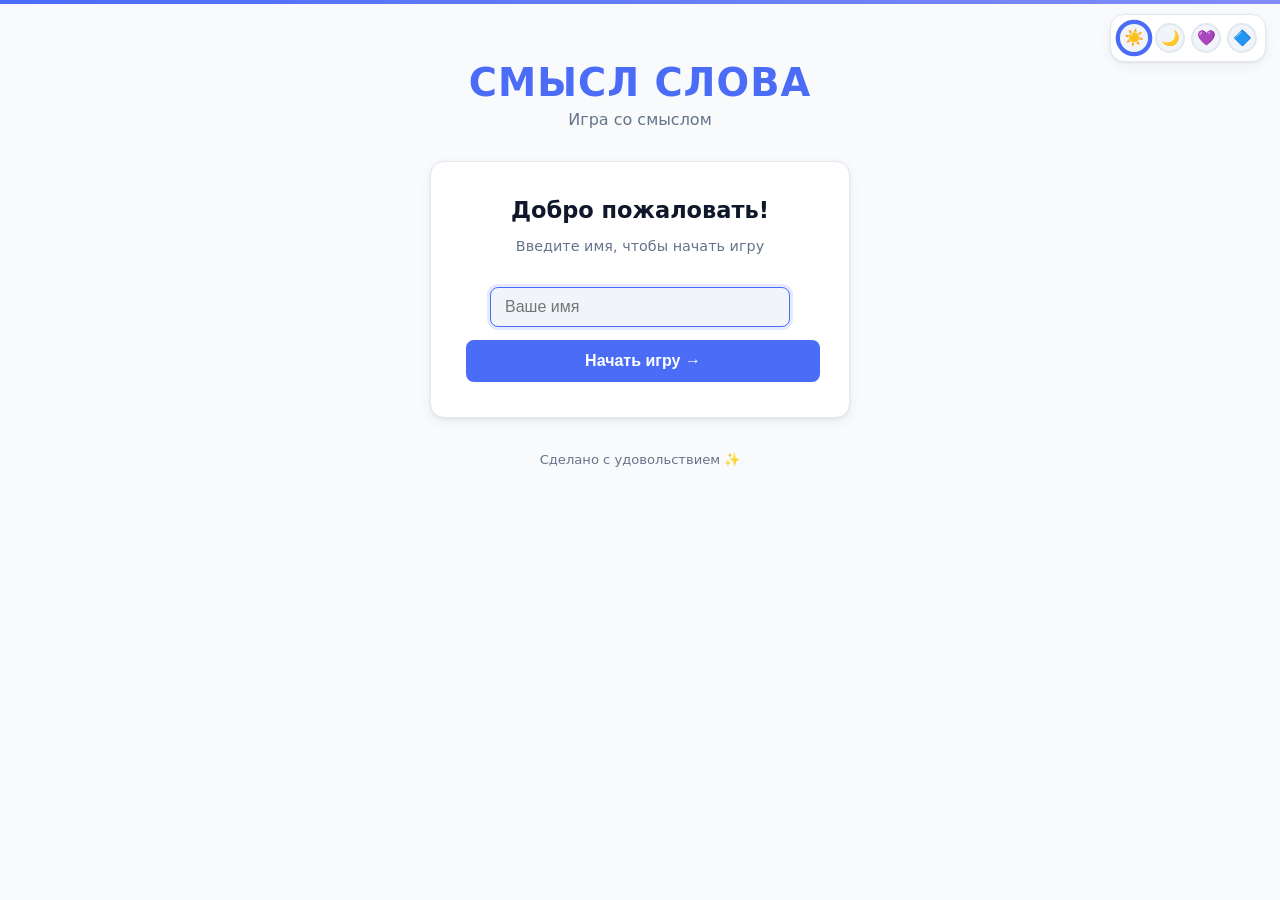
<file: Game_Kostin_SmyslSlova/Levels/Level3/index.html>
<!DOCTYPE html>
<html lang="ru">
<head>
    <meta charset="UTF-8">
    <title>Уровень 3 — Противоположности</title>
    <link rel="stylesheet" href="../../style.css">
    <link rel="stylesheet" href="style.css">
</head>
<body>
<div id="large-header" class="large-header"></div>

<div class="container level-container">
    <div class="card level3-card">

        <div class="game-header">
            <div class="header-row">
                <button class="btn btn-small btn-ghost" onclick="Level3.quit()">← Выход</button>
                <span id="round-display" class="round-display">Раунд 1 / 5</span>
                <button class="btn btn-small btn-ghost" onclick="Level3.restart()">↺ Заново</button>
            </div>
            <div class="header-stats">
                <span class="stat-badge">⏱ <span id="timer-display">120</span>с</span>
                <span class="stat-badge">★ <span id="score-display">0</span></span>
            </div>
        </div>

        <div class="round-bar-wrap">
            <div class="round-bar-label">
                <span>Вопрос</span>
                <span id="round-timer-display">–</span>
            </div>
            <div class="round-bar-track">
                <div id="round-bar" class="round-bar-fill"></div>
            </div>
        </div>

        <div id="word-display" class="word-display">—</div>

        <div id="game-field" class="game-field"></div>

        <div class="event-hint">
            Двойной клик &nbsp;|&nbsp; Клавиши 1–4 &nbsp;|&nbsp; ↑↓←→ + Enter
        </div>

    </div>
</div>

<script src="../../script.js"></script>
<script src="script.js"></script>
</body>
</html>
</file>
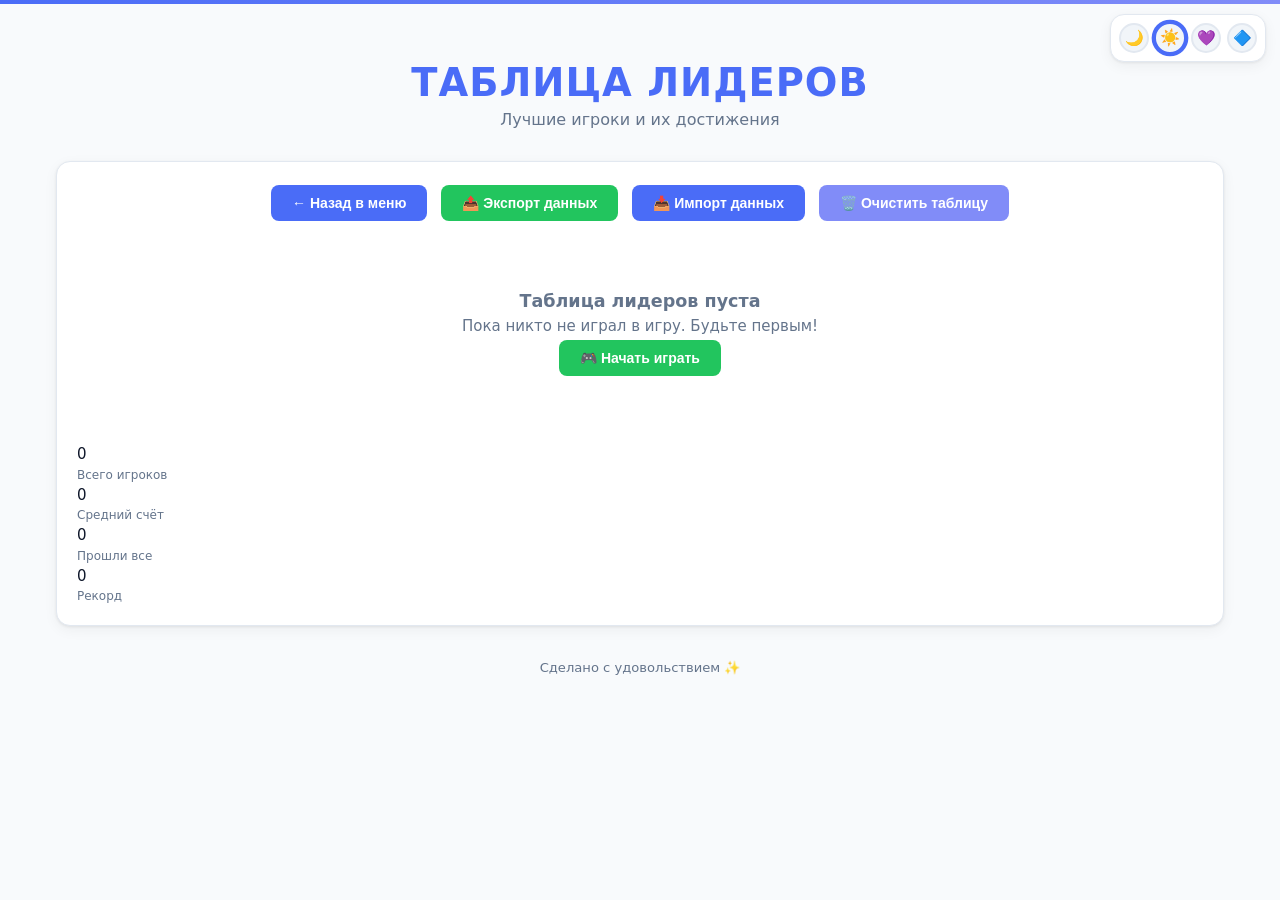
<file: Game_Kostin_SmyslSlova/leaderboard.html>
<!DOCTYPE html>
<html lang="ru">
<head>
  <meta charset="UTF-8">
  <meta name="viewport" content="width=device-width, initial-scale=1.0">
  <title>Лидерборд - Смысл Слова</title>
  <link rel="stylesheet" href="style.css">
</head>
<body>
<div id="large-header" class="large-header">
</div>

<div class="theme-switcher" id="theme-switcher">
  <button class="theme-btn" data-theme="dark" title="Тёмная тема">🌙</button>
  <button class="theme-btn" data-theme="light" title="Светлая тема">☀️</button>
  <button class="theme-btn" data-theme="purple" title="Фиолетовая тема">💜</button>
  <button class="theme-btn" data-theme="blue" title="Синяя тема">🔷</button>
</div>

<div class="container">
  <h1 class="main-title">
    <span class="title-main">ТАБЛИЦА ЛИДЕРОВ</span>
    <span class="title-sub">Лучшие игроки и их достижения</span>
  </h1>

  <div class="card">
    <div style="margin-bottom: 1rem; display: flex; flex-wrap: wrap; gap: 8px; justify-content: center;">
      <button class="btn" onclick="window.location.href='index.html'">
        ← Назад в меню
      </button>
      <button class="btn" style="background:var(--secondary)" onclick="exportLeaderboard()">
        📤 Экспорт данных
      </button>
      <button class="btn" style="background:var(--primary)" onclick="document.getElementById('importFile').click()">
        📥 Импорт данных
      </button>
      <button class="btn" style="background:var(--accent)" onclick="clearLeaderboard()">
        🗑️ Очистить таблицу
      </button>
      <input type="file" id="importFile" accept=".json" style="display:none" onchange="importLeaderboard(event)">
    </div>

    <div id="leaderboard-container">
      <div class="loading-text">Загрузка таблицы лидеров...</div>
    </div>

    <div class="leaderboard-stats" id="stats-info" style="margin-top: 1rem;">
    </div>
  </div>

  <footer>
    <p>Сделано с удовольствием ✨
  </footer>
</div>

<script src="script.js"></script>
<script>
    let currentTheme = localStorage.getItem('gameTheme') || 'light';
    document.body.className = `theme-${currentTheme}`;

    function initTheme() {
        const buttons = document.querySelectorAll('.theme-btn');
        buttons.forEach(btn => {
            btn.classList.toggle('active', btn.dataset.theme === currentTheme);
        });

        const switcher = document.getElementById('theme-switcher');
        if (switcher) {
            switcher.addEventListener('click', (e) => {
                const btn = e.target.closest('.theme-btn');
                if (btn) setTheme(btn.dataset.theme);
            });
        }
    }

    function setTheme(themeName) {
        currentTheme = themeName;
        document.body.className = `theme-${themeName}`;
        localStorage.setItem('gameTheme', themeName);

        document.querySelectorAll('.theme-btn').forEach(btn => {
            btn.classList.toggle('active', btn.dataset.theme === themeName);
        });

        if (typeof SoundManager !== 'undefined') SoundManager.click();
    }

    function loadLeaderboardData() {
        const container = document.getElementById('leaderboard-container');
        let players = LeaderboardManager.getAllPlayers();
        const totalPlayersCount = document.getElementById('total-players-count');

        if (totalPlayersCount) {
            totalPlayersCount.textContent = players.length;
        }

        if (players.length === 0) {
            container.innerHTML = `
            <div class="empty-leaderboard">
                <h3>Таблица лидеров пуста</h3>
                <p>Пока никто не играл в игру. Будьте первым!</p>
                <button class="btn" onclick="window.location.href='index.html'" style="background:var(--secondary)">
                    🎮 Начать играть
                </button>
            </div>
        `;
            updateStats(players);
            return;
        }

        let html = `
        <div class="leaderboard-full-container">
            <div class="leaderboard-header">
                <div>🏆 Место</div>
                <div>👤 Игрок</div>
                <div style="text-align: right;">✨ Очки</div>
                <div style="text-align: center;">🎯 Уровни</div>
                <div style="text-align: right;">⏱️ Лучшее время</div>
            </div>
            <div class="leaderboard-body">
        `;

        players.forEach((player, index) => {
            const isCurrentUser = UserManager.user && player.name === UserManager.user.name;
            const medalClass = index === 0 ? 'medal-gold' : index === 1 ? 'medal-silver' : index === 2 ? 'medal-bronze' : '';
            const medalIcon = index === 0 ? '🥇' : index === 1 ? '🥈' : index === 2 ? '🥉' : `${index + 1}.`;

            const bestTime = player.bestTimes ? Math.min(...Object.values(player.bestTimes).filter(t => t > 0)) : 0;
            const bestTimeStr = bestTime && isFinite(bestTime) ? formatTime(bestTime) : '--:--';

            html += `
            <div class="leaderboard-row ${isCurrentUser ? 'current-user' : ''}">
                <div class="leaderboard-rank ${medalClass}">${medalIcon}</div>
                <div class="leaderboard-name">${player.name}</div>
                <div class="leaderboard-score">${player.score}</div>
                <div class="leaderboard-levels">${player.completedLevels.length}/3</div>
                <div class="leaderboard-time">${bestTimeStr}</div>
            </div>
        `;
        });

        html += `
            </div>
        </div>
        `;

        container.innerHTML = html;
        updateStats(players);
    }

    function formatTime(seconds) {
        if (!seconds || seconds <= 0) return '--:--';
        const mins = Math.floor(seconds / 60);
        const secs = Math.floor(seconds % 60);
        return `${mins}:${secs.toString().padStart(2, '0')}`;
    }

    function updateStats(players) {
        const statsContainer = document.getElementById('stats-info');
        const totalPlayers = players.length;
        const avgScore = totalPlayers > 0 ? Math.round(players.reduce((sum, p) => sum + p.score, 0) / totalPlayers) : 0;
        const completedAll = players.filter(p => p.completedLevels.length >= 3).length;
        const totalScore = players.reduce((sum, p) => sum + p.score, 0);
        const bestPlayer = players.length > 0 ? players[0] : null;

        statsContainer.innerHTML = `
        <div class="stats-grid">
            <div class="stat-box">
                <div class="stat-number">${totalPlayers}</div>
                <div class="stat-label">Всего игроков</div>
            </div>
            <div class="stat-box">
                <div class="stat-number">${avgScore}</div>
                <div class="stat-label">Средний счёт</div>
            </div>
            <div class="stat-box">
                <div class="stat-number">${completedAll}</div>
                <div class="stat-label">Прошли все</div>
            </div>
            <div class="stat-box">
                <div class="stat-number">${bestPlayer ? bestPlayer.score : 0}</div>
                <div class="stat-label">Рекорд ${bestPlayer ? bestPlayer.name : ''}</div>
            </div>
        </div>
    `;
    }

    function exportLeaderboard() {
        try {
            const data = LeaderboardManager.exportToJSON();
            const blob = new Blob([data], { type: 'application/json' });
            const url = URL.createObjectURL(blob);
            const a = document.createElement('a');
            a.href = url;
            a.download = `лидеры_смысл_слова_${new Date().toISOString().slice(0,10)}.json`;
            document.body.appendChild(a);
            a.click();
            document.body.removeChild(a);
            URL.revokeObjectURL(url);

            NotificationManager.show('✅ Таблица экспортирована успешно!', 'success', 3000);
        } catch (e) {
            NotificationManager.show('❌ Ошибка при экспорте: ' + e.message, 'error', 4000);
        }
    }

    function importLeaderboard(event) {
        const file = event.target.files[0];
        if (!file) return;

        const reader = new FileReader();
        reader.onload = function(e) {
            try {
                const success = LeaderboardManager.importFromJSON(e.target.result);
                if (success) {
                    loadLeaderboardData();
                    NotificationManager.show('✅ Данные успешно импортированы!', 'success', 3000);
                } else {
                    NotificationManager.show('❌ Ошибка при импорте данных', 'error', 4000);
                }
            } catch (err) {
                NotificationManager.show('❌ Ошибка чтения файла: ' + err.message, 'error', 4000);
            }
            event.target.value = '';
        };
        reader.readAsText(file);
    }

    function clearLeaderboard() {
        if (confirm("Вы уверены, что хотите полностью очистить таблицу лидеров? Это действие нельзя отменить.")) {
            LeaderboardManager.clearAll();
            NotificationManager.show('🗑️ Таблица лидеров очищена', 'warning', 3000);
            setTimeout(() => {
                loadLeaderboardData();
            }, 500);
        }
    }

    function _initPage() {
        initTheme();
        loadLeaderboardData();
    }

    if (document.readyState === 'loading') {
        document.addEventListener('DOMContentLoaded', _initPage);
    } else {
        _initPage();
    }
</script>
</body>
</html>
</file>
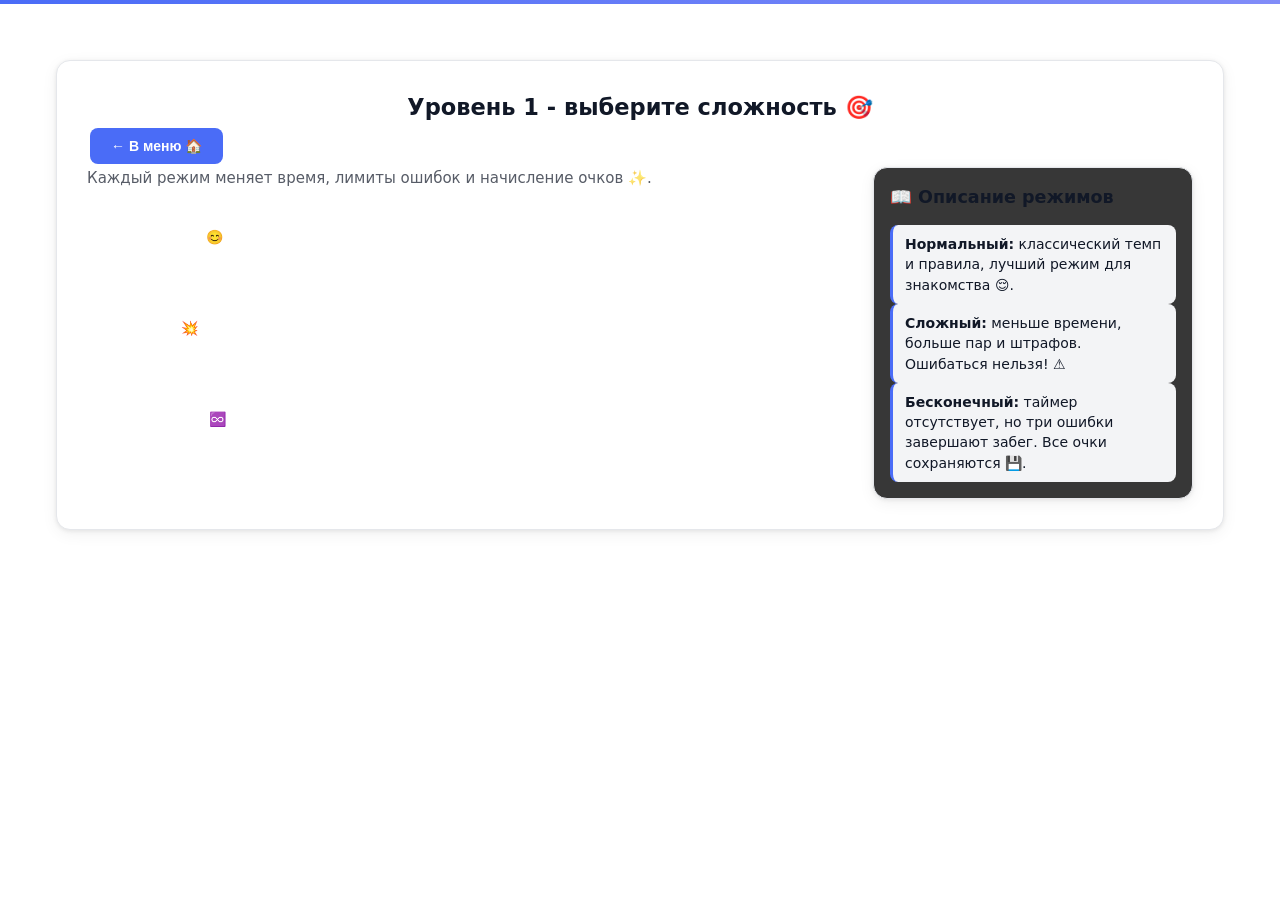
<file: Game_Kostin_SmyslSlova/Levels/Level1/select-mode.html>
<!DOCTYPE html>
<html lang="ru">
<head>
    <meta charset="UTF-8">
    <meta name="viewport" content="width=device-width, initial-scale=1.0">
    <title>Уровень 1 - выбор сложности</title>
    <link rel="stylesheet" href="../../style.css">
    <link rel="stylesheet" href="../select-mode.css">
</head>
<body>
<div id="large-header" class="large-header">
    <canvas id="demo-canvas"></canvas>
</div>

<div class="container select-mode-container">
    <div class="card mode-card mode-theme-l1">
        <div class="mode-header">
            <h2>Уровень 1 - выберите сложность 🎯</h2>
        </div>
      <button class="btn" onclick="window.location.href='../../index.html'">← В меню 🏠</button>

        <div class="mode-layout">
            <div class="mode-options">
                <p style="opacity:0.7;">Каждый режим меняет время, лимиты ошибок и начисление очков ✨.</p>
                <div class="mode-grid">
                    <button class="btn mode-btn" data-mode="normal">
                        <strong>Нормальный 😊</strong>
                        <span>90 сек, 5 промахов, 4 пары</span>
                    </button>
                    <button class="btn mode-btn" data-mode="hard">
                        <strong>Сложный 💥</strong>
                        <span>70 сек, 3 промаха, 5 пар</span>
                    </button>
                    <button class="btn mode-btn" data-mode="endless">
                        <strong>Бесконечный ♾️</strong>
                        <span>Без таймера, 3 промаха - игра окончена</span>
                    </button>
                </div>
            </div>

            <div class="mode-info card compact-card" style="background: rgba(20,20,20,0.85);">
                <h3 style="margin-bottom: 15px;">📖 Описание режимов</h3>
                <div class="instruction-item">
                    <p><strong>Нормальный:</strong> классический темп и правила, лучший режим для знакомства 😌.</p>
                </div>
                <div class="instruction-item">
                    <p><strong>Сложный:</strong> меньше времени, больше пар и штрафов. Ошибаться нельзя! ⚠️</p>
                </div>
                <div class="instruction-item">
                    <p><strong>Бесконечный:</strong> таймер отсутствует, но три ошибки завершают забег. Все очки сохраняются 💾.</p>
                </div>
            </div>
        </div>
    </div>
</div>

<script src="../../script.js"></script>
<script>
    (function() {
        AnimatedBackground.init();
        const LEVEL_ID = 1;
        const currentMode = LevelModeManager.get(LEVEL_ID, 'normal');
        const buttons = document.querySelectorAll('.mode-btn');

        buttons.forEach(btn => {
            const mode = btn.dataset.mode;
            if (mode === currentMode) {
                btn.classList.add('active');
            }
            btn.addEventListener('click', () => {
                LevelModeManager.save(LEVEL_ID, mode);
                SoundManager.click();
                window.location.href = './index.html';
            });
        });
    })();
</script>
<script>
    (function() {
        AnimatedBackground.init();
    })();
</script>
</body>
</html>
</file>
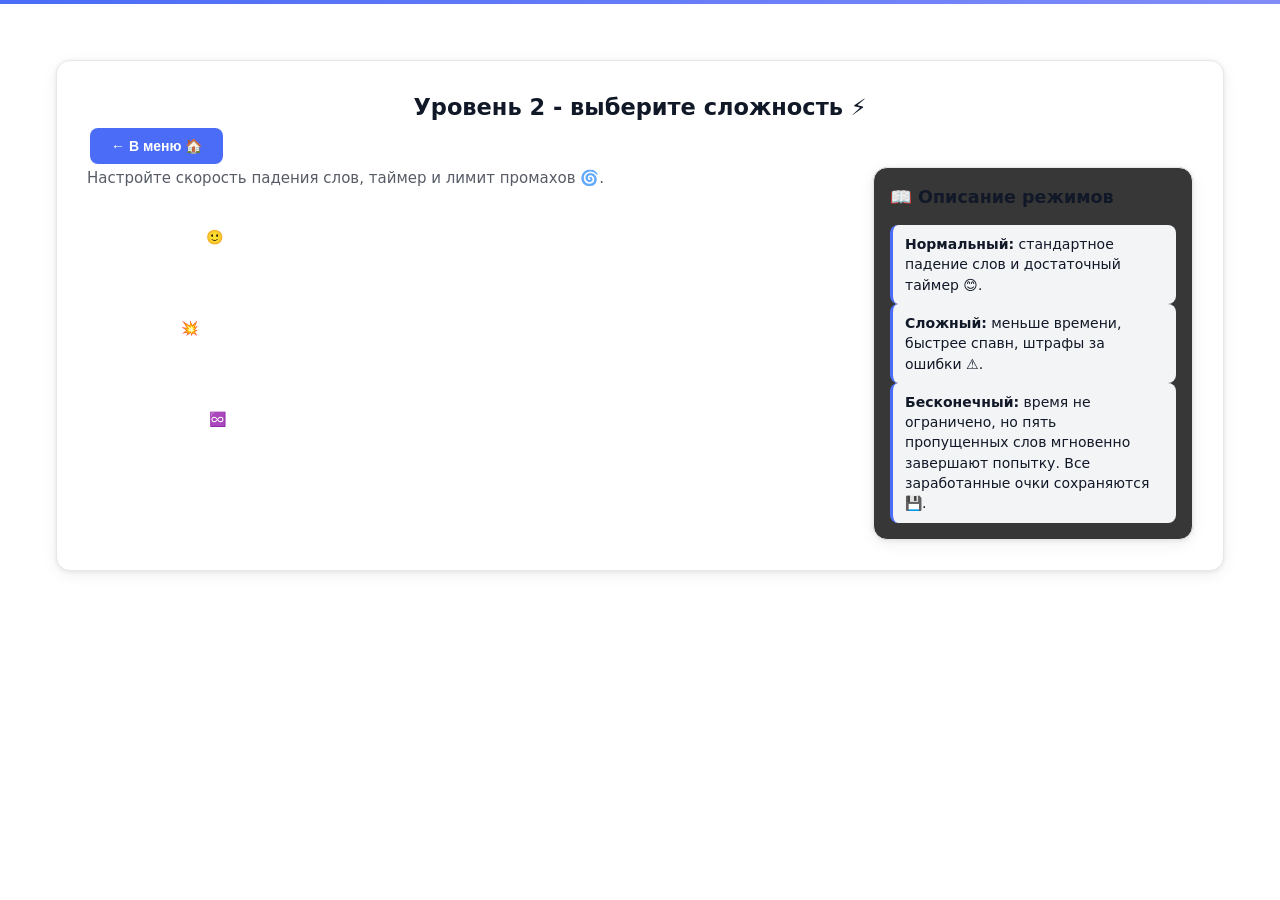
<file: Game_Kostin_SmyslSlova/Levels/Level2/select-mode.html>
<!DOCTYPE html>
<html lang="ru">
<head>
    <meta charset="UTF-8">
    <meta name="viewport" content="width=device-width, initial-scale=1.0">
    <title>Уровень 2 - выбор сложности</title>
    <link rel="stylesheet" href="../../style.css">
    <link rel="stylesheet" href="../select-mode.css">
</head>
<body>
<div id="large-header" class="large-header">
    <canvas id="demo-canvas"></canvas>
</div>

<div class="container select-mode-container">
    <div class="card mode-card mode-theme-l2">
        <div class="mode-header">
            <h2>Уровень 2 - выберите сложность ⚡</h2>
        </div>
      <button class="btn" onclick="window.location.href='../../index.html'">← В меню 🏠</button>

        <div class="mode-layout">
            <div class="mode-options">
                <p style="opacity:0.7;">Настройте скорость падения слов, таймер и лимит промахов 🌀.</p>
                <div class="mode-grid">
                    <button class="btn mode-btn" data-mode="normal">
                        <strong>Нормальный 🙂</strong>
                        <span>120 сек, 5 промахов, базовая скорость</span>
                    </button>
                    <button class="btn mode-btn" data-mode="hard">
                        <strong>Сложный 💥</strong>
                        <span>90 сек, 4 промаха, ускоренные слова</span>
                    </button>
                    <button class="btn mode-btn" data-mode="endless">
                        <strong>Бесконечный ♾️</strong>
                        <span>Без таймера, 5 промахов - конец забега</span>
                    </button>
                </div>
            </div>

            <div class="mode-info card compact-card" style="background: rgba(20,20,20,0.85);">
                <h3 style="margin-bottom: 15px;">📖 Описание режимов</h3>
                <div class="instruction-item">
                    <p><strong>Нормальный:</strong> стандартное падение слов и достаточный таймер 😊.</p>
                </div>
                <div class="instruction-item">
                    <p><strong>Сложный:</strong> меньше времени, быстрее спавн, штрафы за ошибки ⚠️.</p>
                </div>
                <div class="instruction-item">
                    <p><strong>Бесконечный:</strong> время не ограничено, но пять пропущенных слов мгновенно завершают попытку. Все заработанные очки сохраняются 💾.</p>
                </div>
            </div>
        </div>
    </div>
</div>

<script src="../../script.js"></script>
<script>
    (function() {
        AnimatedBackground.init();
        const LEVEL_ID = 2;
        const currentMode = LevelModeManager.get(LEVEL_ID, 'normal');
        const buttons = document.querySelectorAll('.mode-btn');

        buttons.forEach(btn => {
            const mode = btn.dataset.mode;
            if (mode === currentMode) {
                btn.classList.add('active');
            }
            btn.addEventListener('click', () => {
                LevelModeManager.save(LEVEL_ID, mode);
                SoundManager.click();
                window.location.href = './index.html';
            });
        });
    })();
</script>
</body>
</html>
</file>
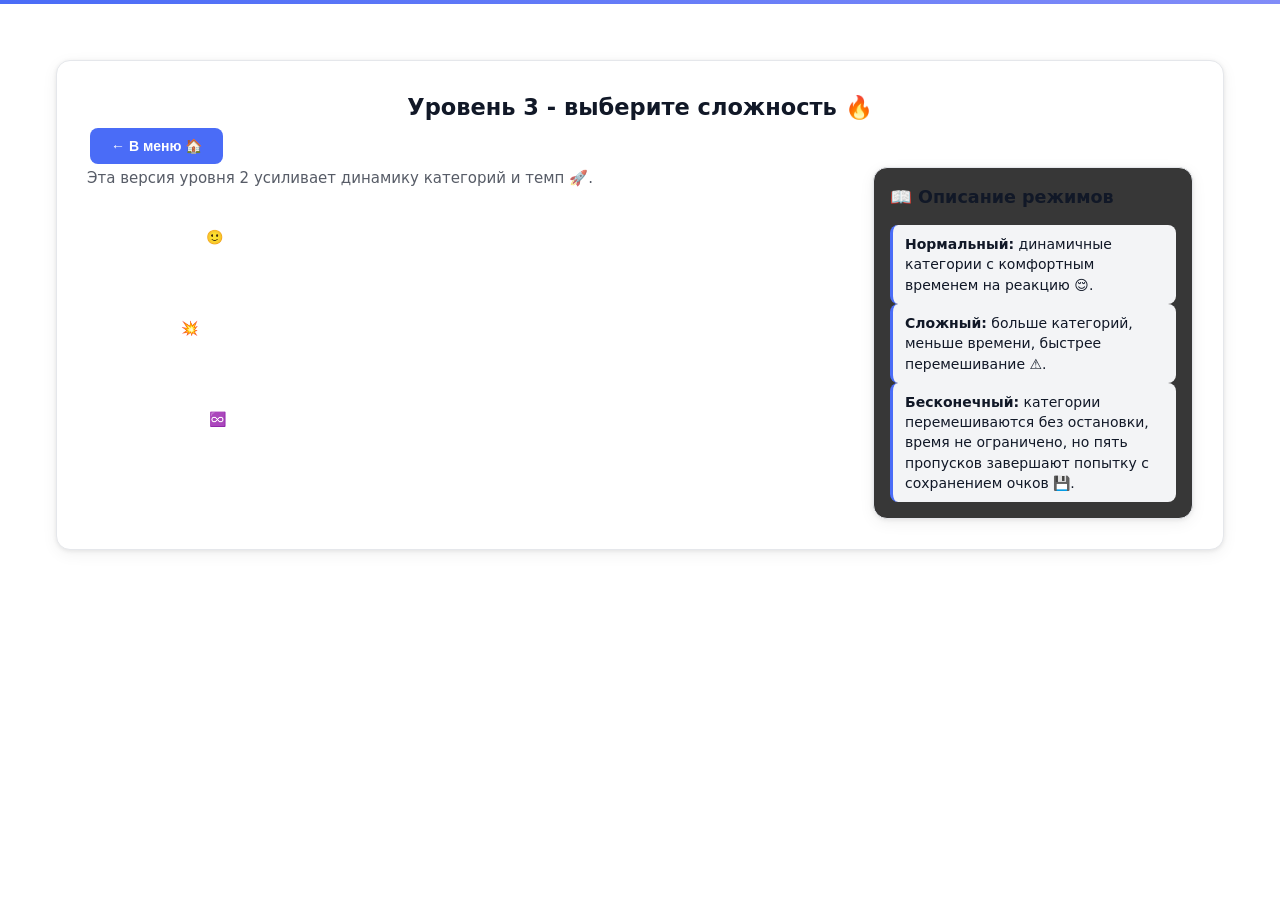
<file: Game_Kostin_SmyslSlova/Levels/Level3/select-mode.html>
<!DOCTYPE html>
<html lang="ru">
<head>
    <meta charset="UTF-8">
    <meta name="viewport" content="width=device-width, initial-scale=1.0">
    <title>Уровень 3 - выбор сложности</title>
    <link rel="stylesheet" href="../../style.css">
    <link rel="stylesheet" href="../select-mode.css">
</head>
<body>
<div id="large-header" class="large-header">
    <canvas id="demo-canvas"></canvas>
</div>

<div class="container select-mode-container">
    <div class="card mode-card mode-theme-l3">
        <div class="mode-header">
            <h2>Уровень 3 - выберите сложность 🔥</h2>
        </div>
      <button class="btn" onclick="window.location.href='../../index.html'">← В меню 🏠</button>

        <div class="mode-layout">
            <div class="mode-options">
                <p style="opacity:0.7;">Эта версия уровня 2 усиливает динамику категорий и темп 🚀.</p>
                <div class="mode-grid">
                    <button class="btn mode-btn" data-mode="normal">
                        <strong>Нормальный 🙂</strong>
                        <span>120 сек, 5 пропусков, 3–4 категории</span>
                    </button>
                    <button class="btn mode-btn" data-mode="hard">
                        <strong>Сложный 💥</strong>
                        <span>90 сек, 4 пропуска, 4–5 категорий</span>
                    </button>
                    <button class="btn mode-btn" data-mode="endless">
                        <strong>Бесконечный ♾️</strong>
                        <span>Без таймера, 5 пропусков - конец забега</span>
                    </button>
                </div>
            </div>

            <div class="mode-info card compact-card" style="background: rgba(20,20,20,0.85);">
                <h3 style="margin-bottom: 15px;">📖 Описание режимов</h3>
                <div class="instruction-item">
                    <p><strong>Нормальный:</strong> динамичные категории с комфортным временем на реакцию 😌.</p>
                </div>
                <div class="instruction-item">
                    <p><strong>Сложный:</strong> больше категорий, меньше времени, быстрее перемешивание ⚠️.</p>
                </div>
                <div class="instruction-item">
                    <p><strong>Бесконечный:</strong> категории перемешиваются без остановки, время не ограничено, но пять пропусков завершают попытку с сохранением очков 💾.</p>
                </div>
            </div>
        </div>
    </div>
</div>

<script src="../../script.js"></script>
<script>
    (function() {
        AnimatedBackground.init();
        const LEVEL_ID = 3;
        const currentMode = LevelModeManager.get(LEVEL_ID, 'normal');
        const buttons = document.querySelectorAll('.mode-btn');

        buttons.forEach(btn => {
            const mode = btn.dataset.mode;
            if (mode === currentMode) {
                btn.classList.add('active');
            }
            btn.addEventListener('click', () => {
                LevelModeManager.save(LEVEL_ID, mode);
                SoundManager.click();
                window.location.href = './index.html';
            });
        });
    })();
</script>
</body>
</html>
</file>
<file: style.css>
html {
  scroll-behavior: smooth;
}
:root {
  --color-primary: #2e7d32;
  --color-primary-light: #66bb6a;
  --color-secondary: #1b5e20;
  --color-background: #f1f8e9;
  --color-white: #ffffff;
  --shadow-light: rgba(46, 125, 50, 0.2);
  --shadow-strong: rgba(46, 125, 50, 0.4);
}
body {
  font-family: 'Montserrat', sans-serif;
  background: var(--color-background);
  margin: 0;
  padding: 0;
  color: #263238;
  line-height: 1.65;
}
header {
  background: var(--color-primary);
  color: var(--color-white);
  padding: 15px 30px;
  position: sticky;
  top: 0;
  display: flex;
  justify-content: space-between;
  align-items: center;
  box-shadow: 0 4px 10px var(--shadow-light);
  transition: background-color 0.3s ease;
  z-index: 10;
}
header.scrolled {
  background-color: #1b5e20;
  box-shadow: 0 8px 15px var(--shadow-strong);
}
.logo {
  width: 80px;
  height: 80px;
  flex-shrink: 0;
  position: relative;
  background: white;
  border-radius: 50%;
  display: flex;
  justify-content: center;
  align-items: center;
}
.logo .column {
  position: absolute;
  width: 6px;
  height: 24px;
  background: var(--color-secondary);
  border-radius: 3px;
}
.logo .left { left: 28px; }
.logo .center { left: 50%; transform: translateX(-50%); }
.logo .right { right: 28px; }
.logo .roof {
  position: absolute;
  top: 20px;
  left: 20px;
  right: 20px;
  height: 4px;
  background: var(--color-secondary);
  border-radius: 2px;
}
.logo .park {
  position: absolute;
  bottom: 12px;
  left: 18px;
  right: 18px;
  height: 6px;
  background: #388e3c;
  border-radius: 3px;
}
nav {
  display: flex;
  gap: 22px;
}
nav a {
  color: var(--color-white);
  text-decoration: none;
  font-weight: 700;
  padding: 12px 18px;
  border-radius: 7px;
  box-shadow: 0 3px 6px var(--shadow-light);
  transition: background-color 0.3s ease, box-shadow 0.3s ease;
}
nav a:hover, nav a.active {
  background: var(--color-primary-light);
  box-shadow: 0 8px 16px var(--shadow-strong);
  color: #0d3b1d;
}
main {
  max-width: 1140px;
  margin: 40px auto;
  padding: 0 25px;
}
.hero {
  background-image: linear-gradient(145deg, rgba(46,125,50,0.85), rgba(33,97,39,0.75)), url('images/gatchina_palace.jpg');
  background-size: cover;
  background-position: center;
  border-radius: 20px;
  color: var(--color-white);
  padding: 100px 40px;
  text-align: center;
  box-shadow: 0 20px 35px rgba(0, 0, 0, 0.25);
  margin-bottom: 40px;
}
.hero h1 {
  font-size: 3.8rem;
  font-weight: 900;
  letter-spacing: 0.07em;
  margin-bottom: 20px;
  text-shadow: 2px 4px 7px rgba(20, 50, 20, 0.7);
}
.hero p {
  font-size: 1.6rem;
  font-weight: 600;
  margin-bottom: 40px;
  text-shadow: 1.5px 3px 5px rgba(25, 60, 25, 0.7);
}
.btn-primary {
  background-color: var(--color-primary-light);
  color: var(--color-secondary);
  padding: 18px 50px;
  font-size: 1.2rem;
  font-weight: 700;
  border-radius: 90px;
  box-shadow: 0 8px 20px var(--shadow-light);
  text-transform: uppercase;
  transition: background-color 0.3s ease, box-shadow 0.3s ease;
  text-decoration: none;
  display: inline-block;
}
.btn-primary:hover {
  background-color: #4caf50;
  box-shadow: 0 12px 30px rgba(76, 175, 80, 0.6);
}
.intro-text h2, .highlights h2 {
  font-size: 2.8rem;
  color: var(--color-secondary);
  border-bottom: 4px solid var(--color-primary-light);
  padding-bottom: 8px;
  margin-bottom: 30px;
}
.intro-text p {
  font-size: 1.25rem;
  max-width: 850px;
  margin-bottom: 25px;
  text-align: justify;
  color: #37474f;
}
.image-gallery {
  display: flex;
  flex-wrap: wrap;
  gap: 25px;
  justify-content: center;
  margin-bottom: 60px;
}
.image-wrapper {
  width: 48%;
  border-radius: 20px;
  overflow: hidden;
  box-shadow: 0 20px 40px rgba(0,0,0,0.12);
  background: white;
  text-align: center;
  transition: transform 0.35s ease;
}
.image-wrapper:hover {
  transform: scale(1.04);
}
.image-wrapper img {
  width: 100%;
  display: block;
  border-bottom: 5px solid var(--color-primary-light);
}
.image-wrapper figcaption {
  padding: 12px 0;
  font-style: italic;
  font-size: 1rem;
  color: #607d8b;
}
.highlights .cards {
  display: grid;
  grid-template-columns: repeat(auto-fit, minmax(280px, 1fr));
  gap: 30px;
}
.card {
  background-color: var(--color-white);
  border-radius: 25px;
  box-shadow: 0 18px 40px rgba(46, 125, 50, 0.2);
  padding: 25px 30px;
  font-weight: 500;
  color: #263238;
  transition: box-shadow 0.3s ease, transform 0.3s ease;
}
.card:hover {
  transform: translateY(-8px);
  box-shadow: 0 28px 60px rgba(46, 125, 50, 0.35);
}
.card h3 {
  font-weight: 700;
  font-size: 1.5rem;
  margin-bottom: 15px;
  color: var(--color-primary);
}
footer {
  background-color: var(--color-secondary);
  color: var(--color-white);
  text-align: center;
  padding: 25px 10px;
  font-size: 1rem;
  letter-spacing: 0.04em;
  margin-top: 60px;
}
@media (max-width: 768px) {
  .logo { transform: scale(0.85); }
  header { padding: 12px 20px; flex-wrap: wrap; gap: 10px; }
  nav { flex-wrap: wrap; justify-content: center; gap: 10px; }
  nav a { padding: 10px 15px; font-size: 0.9rem; }
  .hero { padding: 60px 25px; border-radius: 15px; margin: 0 5px; }
  .hero h1 { font-size: clamp(2rem, 5vw, 2.5rem); }
  .hero p { font-size: clamp(1.1rem, 4vw, 1.3rem); }
  .btn-primary { padding: 15px 30px; font-size: 1rem; }
  main { padding: 0 15px; margin: 20px auto; }
  .intro-text h2, .highlights h2 { font-size: clamp(1.8rem, 6vw, 2.2rem); }
  .image-wrapper { width: 100%; }
  .highlights .cards { grid-template-columns: 1fr; gap: 20px; }
  .card { padding: 20px; }
}
@media (max-width: 480px) {
  .logo { transform: scale(0.72); }
  header { flex-direction: column; gap: 15px; padding: 15px; }
  nav { order: 3; width: 100%; justify-content: center; }
  .hero { padding: 40px 20px; margin: 0 10px; }
  footer { padding: 20px 15px; font-size: 0.9rem; }
}
@media (max-width: 360px) {
  .logo { transform: scale(0.65); }
  nav { gap: 8px; }
  nav a { padding: 8px 12px; font-size: 0.85rem; }
}
</file>
<file: Game_Kostin_SmyslSlova/style.css>
:root {
    --primary:  #4a6cf7;
    --secondary: #22c55e;
    --bg:       #ffffff;
    --bg2:      #f3f4f6;
    --text:     #111827;
    --text2:    #6b7280;
    --border:   #e5e7eb;
    --error:    #ef4444;
    --warning:  #f59e0b;
    --success:  #22c55e;
    --card-bg:  #ffffff;
    --accent:   #818cf8;
    --shadow:   0 1px 4px rgba(0,0,0,0.08), 0 4px 16px rgba(0,0,0,0.06);
    --shadow-lg:0 4px 24px rgba(0,0,0,0.12);
}

*, *::before, *::after {
    box-sizing: border-box;
    margin: 0;
    padding: 0;
}

html {
    height: 100%;
}

body {
    font-family: 'Segoe UI', system-ui, -apple-system, sans-serif;
    background: var(--bg);
    color: var(--text);
    min-height: 100%;
    overflow-y: auto;
    overflow-x: hidden;
    transition: background-color 0.3s, color 0.3s;
    user-select: none;
    line-height: 1.5;
    font-size: 15px;
}

.theme-switcher {
    position: fixed;
    top: 14px;
    right: 14px;
    z-index: 1000;
    display: flex;
    gap: 6px;
    flex-wrap: wrap;
    max-width: 176px;
    background: var(--card-bg);
    padding: 8px;
    border-radius: 14px;
    box-shadow: var(--shadow);
    border: 1px solid var(--border);
}

.theme-btn {
    width: 30px;
    height: 30px;
    border-radius: 50%;
    border: 2px solid var(--border);
    cursor: pointer;
    transition: border-color 0.2s, transform 0.15s;
    display: flex;
    align-items: center;
    justify-content: center;
    font-size: 15px;
    background: var(--bg2);
}

.theme-btn:hover {
    transform: scale(1.12);
    border-color: var(--primary);
}

.theme-btn.active {
    border-color: var(--primary);
    box-shadow: 0 0 0 2px var(--primary);
    transform: scale(1.08);
}

.logout-btn {
    position: fixed;
    top: 14px;
    left: 14px;
    z-index: 1000;
    padding: 7px 14px;
    background: var(--error);
    color: #fff;
    border: none;
    border-radius: 8px;
    font-size: 0.82rem;
    font-weight: 600;
    cursor: pointer;
    transition: opacity 0.2s, transform 0.15s;
    display: none;
}

.logout-btn:hover {
    opacity: 0.85;
    transform: translateY(-1px);
}

.large-header {
    height: 4px;
    background: linear-gradient(90deg, var(--primary), var(--accent));
    position: fixed;
    top: 0;
    left: 0;
    width: 100%;
    z-index: 900;
}

.container {
    position: relative;
    z-index: 10;
    max-width: 1200px;
    margin: 0 auto;
    padding: 60px 16px 32px;
}

.main-title {
    text-align: center;
    margin-bottom: 2rem;
    line-height: 1.2;
}

.main-title .title-main {
    display: block;
    font-size: 2.4rem;
    font-weight: 800;
    letter-spacing: 1px;
    text-transform: uppercase;
    color: var(--primary);
}

.main-title .title-sub {
    display: block;
    font-size: 1rem;
    font-weight: 400;
    color: var(--text2);
    margin-top: 4px;
}

.card {
    background: var(--card-bg);
    border: 1px solid var(--border);
    border-radius: 14px;
    padding: 20px;
    box-shadow: var(--shadow);
    overflow: hidden;
}

.compact-card {
    padding: 16px;
}

.btn {
    display: inline-block;
    padding: 9px 20px;
    font-size: 0.875rem;
    font-weight: 600;
    cursor: pointer;
    border: 1px solid transparent;
    border-radius: 8px;
    background: var(--primary);
    color: #fff;
    transition: opacity 0.15s, transform 0.12s, box-shadow 0.15s;
    margin: 3px;
    text-align: center;
}

.btn:hover {
    opacity: 0.88;
    transform: translateY(-1px);
    box-shadow: 0 3px 10px rgba(74,108,247,0.3);
}

.btn:active {
    transform: translateY(0);
    opacity: 1;
}

.btn:disabled {
    opacity: 0.4;
    cursor: not-allowed;
    transform: none;
}

.btn-large {
    padding: 11px 28px;
    font-size: 1rem;
}

.btn-small {
    padding: 5px 11px;
    font-size: 0.8rem;
}

.side-panels {
    display: grid;
    grid-template-columns: 260px 1fr 260px;
    gap: 16px;
    align-items: start;
}

@media (max-width: 1100px) {
    .side-panels {
        grid-template-columns: 1fr;
    }
    .side-panel { order: 2; }
    .main-panel { order: 1; }
}

.player-info {
    background: var(--bg2);
    padding: 12px;
    border-radius: 10px;
    margin-bottom: 14px;
    border: 1px solid var(--border);
}

.player-stats {
    display: flex;
    justify-content: space-around;
    flex-wrap: wrap;
    gap: 8px;
}

.stat-item {
    display: flex;
    flex-direction: column;
    align-items: center;
    gap: 2px;
    padding: 8px 12px;
    border-radius: 8px;
    background: var(--card-bg);
    border: 1px solid var(--border);
    min-width: 90px;
    text-align: center;
}

.stat-label {
    font-size: 0.75rem;
    color: var(--text2);
}

.stat-value {
    font-size: 1.2rem;
    font-weight: 700;
    color: var(--primary);
}

.level-grid {
    display: grid;
    grid-template-columns: repeat(3, 1fr);
    gap: 12px;
    margin: 14px 0;
}

@media (max-width: 600px) {
    .level-grid {
        grid-template-columns: 1fr;
    }
}

.level-card {
    background: var(--card-bg);
    border: 2px solid var(--border);
    padding: 16px;
    border-radius: 12px;
    cursor: pointer;
    transition: border-color 0.2s, transform 0.15s, box-shadow 0.2s;
    text-align: center;
    min-height: 120px;
    display: flex;
    flex-direction: column;
    justify-content: center;
    position: relative;
}

.level-card::before {
    content: '';
    position: absolute;
    top: 0;
    left: 0;
    right: 0;
    height: 3px;
    background: var(--primary);
    border-radius: 12px 12px 0 0;
    opacity: 0;
    transition: opacity 0.2s;
}

.level-card:hover {
    border-color: var(--primary);
    transform: translateY(-3px);
    box-shadow: var(--shadow-lg);
}

.level-card:hover::before {
    opacity: 1;
}

.level-card.disabled {
    opacity: 0.45;
    filter: grayscale(1);
    pointer-events: none;
}

.level-card.completed {
    border-color: var(--success);
}

.level-card.completed::before {
    background: var(--success);
    opacity: 1;
}

.level-card h3 {
    font-size: 1.05rem;
    font-weight: 700;
    color: var(--text);
    margin-bottom: 4px;
}

.level-desc {
    color: var(--text2);
    font-size: 0.85rem;
    margin: 4px 0;
}

.level-info {
    margin-top: 8px;
    font-size: 0.78rem;
    color: var(--text2);
    border-top: 1px solid var(--border);
    padding-top: 6px;
}

.level-stats {
    font-size: 0.78rem;
    color: var(--success);
    font-weight: 600;
    margin-top: 4px;
}

.mini-leaderboard-list {
    display: flex;
    flex-direction: column;
    gap: 5px;
    max-height: 200px;
    overflow-y: auto;
}

.mini-leader-item {
    display: grid;
    grid-template-columns: 26px 1fr auto;
    gap: 6px;
    align-items: center;
    padding: 6px 8px;
    background: var(--bg2);
    border-radius: 6px;
    border: 1px solid var(--border);
    font-size: 0.875rem;
    transition: background 0.15s;
}

.mini-leader-item:hover {
    background: var(--border);
}

.mini-leader-item.current-user {
    background: rgba(74,108,247,0.1);
    border-color: var(--primary);
}

.leader-rank { font-weight: 700; font-size: 0.85rem; }
.leader-name { font-weight: 500; overflow: hidden; text-overflow: ellipsis; white-space: nowrap; }
.leader-score { font-weight: 700; color: var(--primary); font-size: 0.9rem; }

.how-to-play {
    display: flex;
    flex-direction: column;
    gap: 8px;
}

.instruction-item {
    padding: 9px 12px;
    background: var(--bg2);
    border-radius: 8px;
    border-left: 3px solid var(--primary);
    font-size: 0.875rem;
    line-height: 1.45;
    transition: background 0.15s;
}

.instruction-item:hover {
    background: var(--border);
}

.instruction-item p { margin: 0; }

#auth-screen {
    max-width: 420px;
    margin: 0 auto;
    text-align: center;
}

input[type="text"] {
    background: var(--bg2);
    border: 1.5px solid var(--border);
    padding: 10px 14px;
    font-size: 1rem;
    border-radius: 8px;
    transition: border-color 0.2s, box-shadow 0.2s;
    width: 100%;
    max-width: 300px;
    margin: 10px 0;
    color: var(--text);
}

input[type="text"]:focus {
    outline: none;
    border-color: var(--primary);
    box-shadow: 0 0 0 3px rgba(74,108,247,0.15);
}

.notification-container {
    position: fixed;
    top: 20px;
    left: 50%;
    transform: translateX(-50%);
    display: flex;
    flex-direction: column;
    gap: 8px;
    z-index: 200000;
    width: 340px;
    max-width: 90vw;
    pointer-events: none;
}

.notification {
    background: var(--card-bg);
    border: 1px solid var(--border);
    border-left: 4px solid var(--primary);
    border-radius: 10px;
    padding: 11px 32px 11px 14px;
    color: var(--text);
    box-shadow: var(--shadow-lg);
    transform: translateY(-12px);
    opacity: 0;
    transition: transform 0.25s ease, opacity 0.25s ease;
    pointer-events: auto;
    position: relative;
}

.notification--visible {
    transform: translateY(0);
    opacity: 1;
}

.notification--success { border-left-color: var(--success); }
.notification--error   { border-left-color: var(--error); }
.notification--warning { border-left-color: var(--warning); }

.notification__close {
    position: absolute;
    top: 7px;
    right: 7px;
    background: transparent;
    border: none;
    color: var(--text2);
    font-size: 1rem;
    cursor: pointer;
    width: 20px;
    height: 20px;
    display: flex;
    align-items: center;
    justify-content: center;
}

.notification__close:hover { color: var(--text); }

.notification__content {
    font-size: 0.875rem;
    line-height: 1.4;
    white-space: pre-line;
}

.leaderboard-full-container {
    width: 100%;
    border-radius: 12px;
    border: 1px solid var(--border);
    overflow: hidden;
    box-shadow: var(--shadow);
}

.leaderboard-header {
    padding: 12px 16px;
    background: var(--bg2);
    border-bottom: 1px solid var(--border);
    display: grid;
    grid-template-columns: 70px 1fr 110px 90px 110px;
    gap: 12px;
    font-weight: 700;
    font-size: 0.85rem;
    color: var(--text2);
    text-transform: uppercase;
    letter-spacing: 0.04em;
}

.leaderboard-body {
    scrollbar-width: thin;
    scrollbar-color: var(--border) transparent;
}

.leaderboard-row {
    display: grid;
    grid-template-columns: 70px 1fr 110px 90px 110px;
    gap: 12px;
    padding: 12px 16px;
    align-items: center;
    border-bottom: 1px solid var(--border);
    transition: background 0.15s;
    animation: fadeInUp 0.3s ease both;
}

.leaderboard-row:hover { background: var(--bg2); }

.leaderboard-row.current-user {
    background: rgba(74,108,247,0.06);
    border-left: 3px solid var(--primary);
}

.leaderboard-rank  { font-weight: 700; text-align: center; }
.leaderboard-name  { font-weight: 600; overflow: hidden; text-overflow: ellipsis; white-space: nowrap; }
.leaderboard-score { font-weight: 700; color: var(--primary); text-align: right; }
.leaderboard-levels{ text-align: center; color: var(--text2); }
.leaderboard-time  { font-family: monospace; text-align: right; color: var(--text2); }

.medal-gold   { color: #f59e0b; font-size: 1.2rem; }
.medal-silver { color: #94a3b8; font-size: 1.2rem; }
.medal-bronze { color: #b45309; font-size: 1.2rem; }

.empty-leaderboard {
    padding: 3rem;
    text-align: center;
    color: var(--text2);
}

@media (max-width: 768px) {
    .leaderboard-header,
    .leaderboard-row {
        grid-template-columns: 46px 1fr 80px;
    }
    .leaderboard-levels,
    .leaderboard-time { display: none; }
}

footer {
    text-align: center;
    margin-top: 2rem;
    color: var(--text2);
    font-size: 0.82rem;
}

@keyframes fadeInUp {
    from { opacity: 0; transform: translateY(8px); }
    to   { opacity: 1; transform: translateY(0); }
}

@keyframes shake {
    0%, 100% { transform: translateX(0); }
    25%       { transform: translateX(-5px); }
    75%       { transform: translateX(5px); }
}

body.theme-dark {
    --primary:  #818cf8;
    --secondary: #34d399;
    --bg:       #111827;
    --bg2:      #1f2937;
    --text:     #f3f4f6;
    --text2:    #9ca3af;
    --border:   #374151;
    --error:    #f87171;
    --warning:  #fbbf24;
    --success:  #34d399;
    --card-bg:  #1f2937;
    --accent:   #c4b5fd;
    --shadow:   0 1px 4px rgba(0,0,0,0.3), 0 4px 16px rgba(0,0,0,0.25);
    --shadow-lg:0 4px 24px rgba(0,0,0,0.4);
}

body.theme-light {
    --primary:  #4a6cf7;
    --secondary: #22c55e;
    --bg:       #f8fafc;
    --bg2:      #f1f5f9;
    --text:     #0f172a;
    --text2:    #64748b;
    --border:   #e2e8f0;
    --error:    #ef4444;
    --warning:  #f59e0b;
    --success:  #22c55e;
    --card-bg:  #ffffff;
    --accent:   #818cf8;
    --shadow:   0 1px 3px rgba(0,0,0,0.07), 0 4px 14px rgba(0,0,0,0.05);
    --shadow-lg:0 4px 20px rgba(0,0,0,0.1);
}

body.theme-purple {
    --primary:  #a78bfa;
    --secondary: #f472b6;
    --bg:       #1e1b4b;
    --bg2:      #2e1b6b;
    --text:     #ede9fe;
    --text2:    #c4b5fd;
    --border:   #4c1d95;
    --error:    #f87171;
    --warning:  #fbbf24;
    --success:  #34d399;
    --card-bg:  #2d2060;
    --accent:   #f9a8d4;
    --shadow:   0 1px 4px rgba(0,0,0,0.4), 0 4px 16px rgba(0,0,0,0.3);
    --shadow-lg:0 4px 24px rgba(0,0,0,0.5);
}

body.theme-blue {
    --primary:  #38bdf8;
    --secondary: #34d399;
    --bg:       #0c2461;
    --bg2:      #1a3a7a;
    --text:     #e0f2fe;
    --text2:    #7dd3fc;
    --border:   #1e4080;
    --error:    #f87171;
    --warning:  #fbbf24;
    --success:  #34d399;
    --card-bg:  #1a3a7a;
    --accent:   #67e8f9;
    --shadow:   0 1px 4px rgba(0,0,0,0.4), 0 4px 16px rgba(0,0,0,0.3);
    --shadow-lg:0 4px 24px rgba(0,0,0,0.5);
}

.auth-card {
    max-width: 420px;
    margin: 0 auto;
    text-align: center;
    padding: 32px;
}

.auth-card h2 { margin-bottom: 8px; }

.auth-hint {
    color: var(--text2);
    margin-bottom: 1.2rem;
    font-size: 0.9rem;
}

.btn-block { width: 100%; display: block; }

.player-bar {
    display: flex;
    justify-content: space-between;
    align-items: center;
    gap: 12px;
    background: var(--bg2);
    border: 1px solid var(--border);
    border-radius: 12px;
    padding: 10px 16px;
    margin-bottom: 16px;
    flex-wrap: wrap;
}

.player-bar-left {
    display: flex;
    align-items: center;
    gap: 8px;
    flex-wrap: wrap;
    font-size: 0.9rem;
}

.pbar-name { font-weight: 600; color: var(--text); }
.pbar-stat { color: var(--text2); font-size: 0.875rem; }
.pbar-sep  { color: var(--border); }

.btn-ghost {
    background: transparent;
    color: var(--text2);
    border: 1px solid var(--border);
}

.btn-ghost:hover {
    background: var(--bg2);
    color: var(--text);
    box-shadow: none;
}

.btn-outline {
    background: transparent;
    color: var(--primary);
    border: 1px solid var(--primary);
}

.btn-outline:hover {
    background: var(--primary);
    color: #fff;
    box-shadow: none;
}

.btn-danger {
    background: var(--error);
    color: #fff;
    border: none;
}

.btn-danger:hover {
    opacity: 0.85;
    box-shadow: 0 3px 8px rgba(239,68,68,0.3);
}

.section-title {
    font-size: 1rem;
    font-weight: 700;
    color: var(--text2);
    text-transform: uppercase;
    letter-spacing: 0.06em;
    margin-bottom: 12px;
}

.card-section-title {
    font-size: 0.95rem;
    font-weight: 700;
    margin-bottom: 10px;
    color: var(--text);
}

.level-num {
    font-size: 2rem;
    font-weight: 800;
    color: var(--primary);
    line-height: 1;
    margin-bottom: 4px;
    opacity: 0.25;
    position: absolute;
    top: 10px;
    right: 12px;
}

.level-card { position: relative; }

.menu-lower {
    display: grid;
    grid-template-columns: 1fr 1fr;
    gap: 16px;
    margin: 20px 0 12px;
}

@media (max-width: 700px) {
    .menu-lower { grid-template-columns: 1fr; }
}

.leaderboard-footer {
    display: flex;
    justify-content: space-between;
    align-items: center;
    margin-top: 10px;
    padding-top: 8px;
    border-top: 1px solid var(--border);
}

.menu-danger {
    display: flex;
    justify-content: flex-end;
    margin-bottom: 16px;
}

.text-muted { color: var(--text2); font-size: 0.875rem; }

.leaderboard-row:nth-child(1)  { animation-delay: 0.05s; }
.leaderboard-row:nth-child(2)  { animation-delay: 0.1s; }
.leaderboard-row:nth-child(3)  { animation-delay: 0.15s; }
.leaderboard-row:nth-child(4)  { animation-delay: 0.2s; }
.leaderboard-row:nth-child(5)  { animation-delay: 0.25s; }
.leaderboard-row:nth-child(6)  { animation-delay: 0.3s; }
.leaderboard-row:nth-child(7)  { animation-delay: 0.35s; }
.leaderboard-row:nth-child(8)  { animation-delay: 0.4s; }
.leaderboard-row:nth-child(9)  { animation-delay: 0.45s; }
.leaderboard-row:nth-child(10) { animation-delay: 0.5s; }
</file>
<file: zadanie1/pic.css>
html, body {
  height: 100%;
  margin: 0;
  font-family: Arial, sans-serif;
  background: #e0f7fa;
  display: flex;
  flex-direction: column;
}
main {
  flex: 1;
  display: flex;
  justify-content: center;
  align-items: center;
  padding: 20px;
}
.aquarium {
  position: relative;
  width: 200px;
  height: 200px;
  border: 2px solid #000;
  background: white;
  overflow: hidden;
  box-shadow: 0 5px 15px rgba(0, 0, 0, 0.1);
}
.grass1, .grass2, .grass3 {
  position: absolute;
  width: 50%;
  height: 75%;
}
.grass1 { left: 25%; top: 0; transform: scaleX(-1); }
.grass2 { left: 60%; top: 0; transform: scaleX(-1); }
.grass3 { left: 25%; bottom: 10%; }
.green {
  position: absolute;
  width: 120%;
  height: 200%;
  border: 8px solid lime;
  border-radius: 100% 100% 0 0;
  clip-path: polygon(25% 0, 100% 0, 100% 100%, 80% 20%);
}
.white {
  position: absolute;
  top: 3%;
  left: 29%;
  width: 60%;
  height: 30%;
  background: #fff;
  border-radius: 100%;
  clip-path: polygon(0% 0%, 100% 0%, 100% 25%, 0% 25%);
}
.fish1, .fish2 {
  position: absolute;
  width: 55%;
  height: 25%;
}
.fish1 { top: 30%; left: -7%; transform: scaleX(-1) rotate(15deg); }
.fish2 { top: 30%; right: -15%; transform: rotate(35deg); }
.body {
  position: absolute;
  width: 80%;
  height: 100%;
  border-radius: 50%;
  background: linear-gradient(to right, rgb(247, 248, 230), rgb(226, 187, 56));
  background-position: 0 0;
  background-size: 125% 100%;
}
.tail {
  position: absolute;
  left: 60%;
  top: 0;
  width: 40%;
  height: 100%;
  background:
    radial-gradient(ellipse 25% 100% at right center, #fff 50%, transparent 50%),
    linear-gradient(to right, rgb(247, 248, 230), rgb(226, 187, 56));
  background-position: 0 0, 100% 0;
  background-size: auto, 250% 100%;
  clip-path: polygon(100% 0, 0 50%, 100% 100%);
  background-clip: content-box;
}
.eye {
  position: absolute;
  left: 10%;
  top: 30%;
  width: 10%;
  height: 20%;
  background-color: black;
  border-radius: 50%;
}
.circle-pattern {
  position: absolute;
  left: 50%;
  height: 15%;
  aspect-ratio: 1 / 1;
  border: 3px solid #c80a0a;
  border-radius: 0 100% 100% 0;
  background: transparent;
  clip-path: polygon(50% 0, 100% 0, 100% 100%, 50% 100%);
}
.circle-big {
  position: absolute;
  top: 3%;
  height: 85%;
  left: 18%;
  right: 50%;
  aspect-ratio: 1 / 2;
}
.sand {
  position: absolute;
  bottom: 0;
  width: 100%;
  height: 20%;
  background-color: rgb(255, 221, 0);
  background-image: linear-gradient(to right, rgb(255, 140, 0) 50%, transparent 50%);
  background-size: 20% 100%;
}
</file>
<file: zadanie2/style.css>
/* Общие стили */
html, body {
  height: 100%;
  margin: 0;
  font-family: Arial, sans-serif;
  background: #e0f7fa;
  display: flex;
  flex-direction: column;
}

/* Центрирование ролика */
main {
  flex: 1;
  display: flex;
  justify-content: center;
  align-items: center;
  padding: 20px;
}

/* Сцена — основной контейнер 200x200 px */
.scene {
  position: relative;
  width: 200px;
  height: 200px;
  overflow: hidden;
  border: 2px solid #ccc;
  border-radius: 10px;
  cursor: pointer;
  background: linear-gradient(to bottom, #87ceeb 0%, #ffffff 100%);
  z-index: 1;
}

/* Фон — elka1.png */
.background {
  position: absolute;
  top: 0;
  left: 0;
  width: 100%;
  height: 100%;
  background: url('elka1.png') no-repeat center/cover;
  z-index: 0;
}

/* Облака — плавают при наведении */
.cloud {
  position: absolute;
  top: 20px;
  width: 50px;
  height: 30px;
  background-size: contain;
  background-repeat: no-repeat;
  opacity: 0;
  z-index: 2;
  transition: opacity 0.5s;
}
.cloud1 { left: -5px; background-image: url('elka4.png'); }
.cloud2 { left: 100px; background-image: url('elka5.png'); }

.scene:hover .cloud {
  opacity: 1;
  animation: floatCloud 5s linear infinite;
}

@keyframes floatCloud {
  0% { transform: translateX(0); }
  50% { transform: translateX(-20px); }
  100% { transform: translateX(0); }
}

/* Ель — качается при наведении */
.tree {
  position: absolute;
  bottom: 20px;
  right: 20px;
  width: 50px;
  height: 70px;
  background: url('elka2.png') no-repeat center/contain;
  z-index: 2;
  transform-origin: bottom center;
}

.tree:hover {
  animation: swing 1s infinite alternate;
}

@keyframes swing {
  0% { transform: rotate(-10deg); }
  100% { transform: rotate(10deg); }
}

/* Лиса — появляется при наведении и бежит к елке */
.fox {
  position: absolute;
  bottom: 20px;
  left: 40px;
  width: 60px;
  height: 60px;
  background: url('elka6.png') no-repeat center/contain;
  z-index: 3;
  opacity: 0;
  transition: opacity 0.5s, transform 1s ease-in-out;
}

.scene:hover .fox {
  opacity: 1;
  transform: translateX(40px) scale(1.1);
}

/* Солнце — появляется при нажатии */
.sun {
  position: absolute;
  top: 20px;
  left: 50%;
  transform: translateX(-50%);
  width: 30px;
  height: 30px;
  background: radial-gradient(circle, #ffcc00 0%, #ff9900 100%);
  border-radius: 50%;
  z-index: 5;
  opacity: 0;
  transition: opacity 0.3s ease;
}

.scene:active .sun {
  opacity: 1;
  animation: rollSun 2s linear infinite;
}

@keyframes rollSun {
  0% { transform: translateX(-50%) translateY(0); }
  50% { transform: translateX(50%) translateY(0); }
  100% { transform: translateX(-50%) translateY(0); }
}

/* Надписи */
.label {
  position: absolute;
  top: 10px;
  left: 50%;
  transform: translateX(-50%);
  padding: 3px 8px;
  border-radius: 5px;
  font-size: 14px;
  z-index: 4;
  transition: opacity 0.3s;
  background: transparent;
  color: #000;
}
.label-hover { opacity: 0; }
.label-active { opacity: 0; }

.scene:hover .label-hover {
  opacity: 1;
}
.scene:active .label-hover {
  opacity: 0;
}
.scene:active .label-active {
  opacity: 1;
}

/* Эффект тряски вверх-вниз при нажатии */
.scene:active {
  animation: shake 0.5s ease-in-out;
}

@keyframes shake {
  0% { transform: translateX(0); }
  20% { transform: translateX(-3px); }
  40% { transform: translateX(3px); }
  60% { transform: translateX(-2px); }
  80% { transform: translateX(2px); }
  100% { transform: translateX(0); }
}
</file>
<file: Game_Kostin_SmyslSlova/Levels/Level1/style.css>
body { overflow-y: auto; }

.level-container {
    min-height: 100vh;
    display: flex;
    align-items: flex-start;
    justify-content: center;
    padding: 60px 16px 32px;
}

.level1-card {
    width: 100%;
    max-width: 720px;
    padding: 20px;
    display: flex;
    flex-direction: column;
    gap: 14px;
}

.game-header { display: flex; flex-direction: column; gap: 8px; }

.header-row {
    display: flex;
    justify-content: space-between;
    align-items: center;
}

.round-display {
    font-size: 0.9rem;
    font-weight: 600;
    color: var(--text2);
}

.header-stats {
    display: flex;
    justify-content: center;
    gap: 10px;
    flex-wrap: wrap;
}

.stat-badge {
    background: var(--bg2);
    border: 1px solid var(--border);
    border-radius: 20px;
    padding: 3px 12px;
    font-size: 0.875rem;
    font-weight: 600;
    color: var(--text);
}

.question-text {
    text-align: center;
    font-size: 1.3rem;
    font-weight: 700;
    color: var(--text);
    background: var(--bg2);
    border-radius: 10px;
    padding: 14px 20px;
    border: 1px solid var(--border);
    animation: fadeInDown 0.35s ease;
}

.round-bar-wrap {
    display: flex;
    flex-direction: column;
    gap: 4px;
}

.round-bar-label {
    display: flex;
    justify-content: space-between;
    font-size: 0.78rem;
    color: var(--text2);
}

.round-bar-track {
    height: 6px;
    background: var(--bg2);
    border-radius: 3px;
    overflow: hidden;
    border: 1px solid var(--border);
}

.round-bar-fill {
    height: 100%;
    width: 100%;
    background: var(--primary);
    border-radius: 3px;
    transition: width 0.9s linear, background 0.3s;
}

.round-bar-fill.urgent { background: var(--error); }

.game-field {
    position: relative;
    width: 100%;
    height: 320px;
    background: var(--bg2);
    border: 1px solid var(--border);
    border-radius: 12px;
    overflow: hidden;
}

.animal-card {
    position: absolute;
    display: flex;
    flex-direction: column;
    align-items: center;
    gap: 5px;
    background: var(--card-bg);
    border: 2px solid var(--border);
    border-radius: 12px;
    padding: 12px 14px;
    cursor: pointer;
    user-select: none;
    transition: transform 0.12s, border-color 0.15s, box-shadow 0.15s;
    width: 100px;
    animation: popIn 0.3s ease both;
    z-index: 1;
}

.animal-card:hover:not(.disabled):not(.correct) {
    transform: scale(1.08) translateY(-3px);
    border-color: var(--primary);
    box-shadow: 0 4px 14px rgba(74,108,247,0.25);
    z-index: 5;
}

.animal-emoji { font-size: 2.2rem; line-height: 1; pointer-events: none; }
.animal-name  { font-size: 0.8rem; font-weight: 600; color: var(--text); pointer-events: none; }

.animal-card.correct {
    border-color: #22c55e;
    background: rgba(34,197,94,0.12);
    animation: correctPop 0.35s ease;
    cursor: default;
    z-index: 2;
}

.animal-card.wrong {
    border-color: var(--error);
    background: rgba(239,68,68,0.1);
    animation: shake 0.35s ease;
}

.animal-card.disabled { opacity: 0.4; pointer-events: none; }

.hint-badge {
    position: absolute;
    top: -10px;
    left: 50%;
    transform: translateX(-50%);
    background: var(--primary);
    color: #fff;
    font-size: 0.65rem;
    padding: 2px 6px;
    border-radius: 10px;
    white-space: nowrap;
    animation: fadeInDown 0.2s ease;
    z-index: 10;
}

.event-hint {
    text-align: center;
    font-size: 0.78rem;
    color: var(--text2);
}

@keyframes fadeInDown {
    from { opacity: 0; transform: translateY(-10px); }
    to   { opacity: 1; transform: translateY(0); }
}

@keyframes popIn {
    from { opacity: 0; transform: scale(0.7); }
    to   { opacity: 1; transform: scale(1); }
}

@keyframes correctPop {
    0%   { transform: scale(1); }
    40%  { transform: scale(1.18); }
    100% { transform: scale(1); }
}

@keyframes shake {
    0%, 100% { transform: translateX(0); }
    20%       { transform: translateX(-7px); }
    60%       { transform: translateX(7px); }
}
</file>
<file: Game_Kostin_SmyslSlova/Levels/Level2/style.css>
body { overflow-y: auto; }

.level-container {
    min-height: 100vh;
    display: flex;
    align-items: flex-start;
    justify-content: center;
    padding: 60px 16px 32px;
}

.level2-card {
    width: 100%;
    max-width: 760px;
    padding: 20px;
    display: flex;
    flex-direction: column;
    gap: 14px;
}

.game-header { display: flex; flex-direction: column; gap: 8px; }

.header-row {
    display: flex;
    justify-content: space-between;
    align-items: center;
}

.round-display { font-size: 0.9rem; font-weight: 600; color: var(--text2); }

.header-stats {
    display: flex;
    justify-content: center;
    gap: 10px;
    flex-wrap: wrap;
}

.stat-badge {
    background: var(--bg2);
    border: 1px solid var(--border);
    border-radius: 20px;
    padding: 3px 12px;
    font-size: 0.875rem;
    font-weight: 600;
    color: var(--text);
}

.round-bar-wrap { display: flex; flex-direction: column; gap: 4px; }

.round-bar-label {
    display: flex;
    justify-content: space-between;
    font-size: 0.78rem;
    color: var(--text2);
}

.round-bar-track {
    height: 6px;
    background: var(--bg2);
    border-radius: 3px;
    overflow: hidden;
    border: 1px solid var(--border);
}

.round-bar-fill {
    height: 100%;
    width: 100%;
    background: var(--primary);
    border-radius: 3px;
    transition: width 0.9s linear, background 0.3s;
}

.round-bar-fill.urgent { background: var(--error); }

.tool-area {
    display: flex;
    justify-content: center;
    align-items: center;
    min-height: 110px;
    background: var(--bg2);
    border: 1px dashed var(--border);
    border-radius: 12px;
}

.tool-card {
    display: flex;
    flex-direction: column;
    align-items: center;
    gap: 6px;
    background: var(--card-bg);
    border: 2px solid var(--border);
    border-radius: 14px;
    padding: 16px 28px;
    cursor: grab;
    user-select: none;
    transition: transform 0.15s, box-shadow 0.15s, border-color 0.15s;
    animation: popIn 0.3s ease;
}

.tool-card:hover { box-shadow: 0 4px 14px rgba(74,108,247,0.2); transform: translateY(-2px); }
.tool-card:active { cursor: grabbing; transform: scale(0.96); }
.tool-card.dragging { opacity: 0.5; transform: scale(0.93); }

.tool-card.selected {
    border-color: var(--primary);
    box-shadow: 0 0 0 3px rgba(74,108,247,0.25);
    animation: none;
}

.tool-emoji  { font-size: 2.8rem; line-height: 1; pointer-events: none; }
.tool-name   { font-size: 1rem; font-weight: 700; color: var(--text); pointer-events: none; }
.tool-hint   { font-size: 0.75rem; color: var(--text2); pointer-events: none; }
.tool-multi  { font-size: 0.7rem; color: var(--primary); font-weight: 700; pointer-events: none; }

.game-field {
    position: relative;
    width: 100%;
    height: 380px;
    background: var(--bg2);
    border: 1px solid var(--border);
    border-radius: 12px;
    overflow: hidden;
}

.profession-zone {
    position: absolute;
    display: flex;
    flex-direction: column;
    align-items: center;
    gap: 5px;
    background: var(--card-bg);
    border: 2px solid var(--border);
    border-radius: 12px;
    padding: 12px 12px;
    width: 110px;
    transition: border-color 0.2s, transform 0.15s, box-shadow 0.15s;
    animation: popIn 0.35s ease both;
    z-index: 1;
    cursor: default;
    user-select: none;
}

.profession-zone .key-num {
    position: absolute;
    top: 4px;
    right: 6px;
    font-size: 0.65rem;
    font-weight: 700;
    color: var(--text2);
    background: var(--bg2);
    border-radius: 4px;
    padding: 1px 4px;
    border: 1px solid var(--border);
}

.profession-zone.drag-over {
    border-color: var(--primary);
    transform: scale(1.06);
    box-shadow: 0 4px 14px rgba(74,108,247,0.25);
    z-index: 3;
}

.profession-zone.click-hover {
    border-color: var(--primary);
    box-shadow: 0 0 0 2px rgba(74,108,247,0.2);
    cursor: pointer;
    z-index: 3;
}

.profession-zone.correct {
    border-color: #22c55e;
    background: rgba(34,197,94,0.12);
    animation: correctPop 0.35s ease;
}

.profession-zone.wrong {
    border-color: var(--error);
    background: rgba(239,68,68,0.08);
    animation: shake 0.35s ease;
}

.profession-emoji { font-size: 2rem; line-height: 1; pointer-events: none; }
.profession-name  { font-size: 0.75rem; font-weight: 600; color: var(--text); text-align: center; pointer-events: none; }

.event-hint {
    text-align: center;
    font-size: 0.78rem;
    color: var(--text2);
}

@keyframes popIn {
    from { opacity: 0; transform: scale(0.75); }
    to   { opacity: 1; transform: scale(1); }
}

@keyframes correctPop {
    0%  { transform: scale(1); }
    40% { transform: scale(1.14); }
    100%{ transform: scale(1); }
}

@keyframes shake {
    0%, 100% { transform: translateX(0); }
    20%       { transform: translateX(-7px); }
    60%       { transform: translateX(7px); }
}
</file>
<file: Game_Kostin_SmyslSlova/Levels/Level3/style.css>
body { overflow-y: auto; }

.level-container {
    min-height: 100vh;
    display: flex;
    align-items: flex-start;
    justify-content: center;
    padding: 60px 16px 32px;
}

.level3-card {
    width: 100%;
    max-width: 680px;
    padding: 20px;
    display: flex;
    flex-direction: column;
    gap: 14px;
}

.game-header { display: flex; flex-direction: column; gap: 8px; }

.header-row {
    display: flex;
    justify-content: space-between;
    align-items: center;
}

.round-display { font-size: 0.9rem; font-weight: 600; color: var(--text2); }

.header-stats {
    display: flex;
    justify-content: center;
    gap: 10px;
    flex-wrap: wrap;
}

.stat-badge {
    background: var(--bg2);
    border: 1px solid var(--border);
    border-radius: 20px;
    padding: 3px 12px;
    font-size: 0.875rem;
    font-weight: 600;
    color: var(--text);
}

.round-bar-wrap { display: flex; flex-direction: column; gap: 4px; }

.round-bar-label {
    display: flex;
    justify-content: space-between;
    font-size: 0.78rem;
    color: var(--text2);
}

.round-bar-track {
    height: 6px;
    background: var(--bg2);
    border-radius: 3px;
    overflow: hidden;
    border: 1px solid var(--border);
}

.round-bar-fill {
    height: 100%;
    width: 100%;
    background: var(--primary);
    border-radius: 3px;
    transition: width 0.9s linear, background 0.3s;
}

.round-bar-fill.urgent { background: var(--error); }

.word-display {
    text-align: center;
    font-size: 1.8rem;
    font-weight: 800;
    letter-spacing: 0.06em;
    color: var(--text);
    background: var(--bg2);
    border-radius: 12px;
    padding: 18px 28px;
    border: 2px solid var(--border);
    animation: fadeInDown 0.35s ease;
    transition: border-color 0.2s;
}

.word-display.urgent { border-color: var(--error); }

.game-field {
    position: relative;
    width: 100%;
    height: 270px;
    background: var(--bg2);
    border: 1px solid var(--border);
    border-radius: 12px;
    overflow: hidden;
}

.answer-card {
    position: absolute;
    display: flex;
    align-items: center;
    gap: 10px;
    background: var(--card-bg);
    border: 2px solid var(--border);
    border-radius: 12px;
    padding: 12px 16px;
    cursor: pointer;
    user-select: none;
    transition: border-color 0.15s, transform 0.12s, box-shadow 0.15s;
    width: 190px;
    animation: popIn 0.3s ease both;
    z-index: 1;
}

.answer-card:hover:not(.disabled):not(.correct):not(.wrong) {
    border-color: var(--primary);
    transform: scale(1.05) translateY(-2px);
    box-shadow: 0 4px 14px rgba(74,108,247,0.2);
    z-index: 3;
}

.answer-card.kb-focus {
    border-color: var(--primary);
    box-shadow: 0 0 0 3px rgba(74,108,247,0.25);
    transform: scale(1.05);
    z-index: 4;
}

.answer-card.correct {
    border-color: #22c55e;
    background: rgba(34,197,94,0.12);
    animation: correctPop 0.35s ease;
    cursor: default;
    z-index: 2;
}

.answer-card.wrong {
    border-color: var(--error);
    background: rgba(239,68,68,0.1);
    animation: shake 0.35s ease;
}

.answer-card.disabled { pointer-events: none; opacity: 0.55; }

.answer-index {
    width: 26px;
    height: 26px;
    border-radius: 50%;
    background: var(--bg2);
    border: 1px solid var(--border);
    display: flex;
    align-items: center;
    justify-content: center;
    font-size: 0.8rem;
    font-weight: 700;
    color: var(--text2);
    flex-shrink: 0;
}

.answer-text {
    font-size: 0.95rem;
    font-weight: 700;
    color: var(--text);
    letter-spacing: 0.03em;
}

.event-hint {
    text-align: center;
    font-size: 0.78rem;
    color: var(--text2);
}

@keyframes fadeInDown {
    from { opacity: 0; transform: translateY(-10px); }
    to   { opacity: 1; transform: translateY(0); }
}

@keyframes popIn {
    from { opacity: 0; transform: scale(0.7); }
    to   { opacity: 1; transform: scale(1); }
}

@keyframes correctPop {
    0%  { transform: scale(1); }
    40% { transform: scale(1.1); }
    100%{ transform: scale(1); }
}

@keyframes shake {
    0%, 100% { transform: translateX(0); }
    20%       { transform: translateX(-7px); }
    60%       { transform: translateX(7px); }
}
</file>
<file: Game_Kostin_SmyslSlova/Levels/select-mode.css>
.select-mode-container {
    min-height: 40vh;
    display: flex;
    align-items: center;
}

.mode-card {
    --accent-color: #00cec9;
    --accent-shadow: rgba(0, 206, 201, 0.3);
    padding: 30px;
    width: 100%;
}

.mode-card.mode-theme-l2 {
    --accent-color: #0984e3;
    --accent-shadow: rgba(9, 132, 227, 0.3);
}

.mode-card.mode-theme-l3 {
    --accent-color: #a29bfe;
    --accent-shadow: rgba(162, 155, 254, 0.3);
}

.mode-layout {
    display: flex;
    flex-wrap: wrap;
    gap: 20px;
}

.mode-options {
    flex: 1 1 320px;
}

.mode-info {
    flex: 0 1 320px;
}

.mode-grid {
    display: flex;
    flex-direction: column;
    gap: 15px;
    margin-top: 20px;
}

.mode-btn {
    display: flex;
    flex-direction: column;
    align-items: flex-start;
    gap: 6px;
    text-align: left;
    padding: 16px 20px;
    background: rgba(255, 255, 255, 0.08);
    border: 1px solid rgba(255, 255, 255, 0.2);
    transition: transform 0.2s, border 0.2s, box-shadow 0.2s;
}

.mode-btn:hover {
    transform: translateY(-2px);
}

.mode-btn.active {
    border-color: var(--accent-color);
    box-shadow: 0 0 15px var(--accent-shadow);
}

.mode-btn span {
    opacity: 0.8;
    font-size: 0.9em;
}

.mode-header {
    display: flex;
    justify-content: center;
    align-items: center;
    gap: 10px;
    flex-wrap: wrap;
}

h2 {
    text-align: center;
}

@media (max-width: 900px) {
    .mode-layout {
        flex-direction: column;
    }
}
</file>
